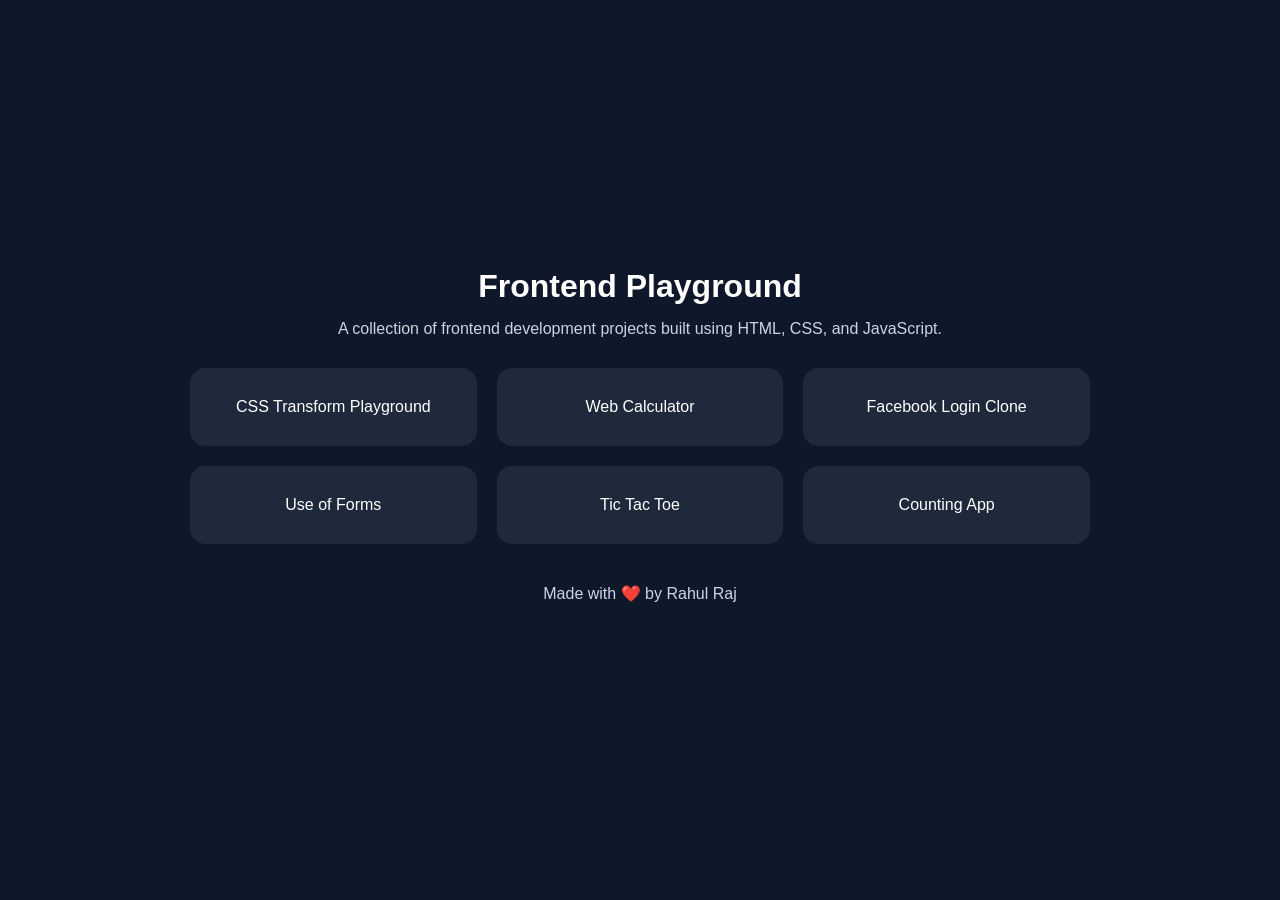
<file: index.html>
<!DOCTYPE html>
<html lang="en">
<head>
    <meta charset="UTF-8">
    <meta name="viewport" content="width=device-width, initial-scale=1.0">
    <meta name="google-site-verification" content="uObg5PGo12tSCiwJR87tyIa9AxQV4UbPxTiJi5tUjHc" />
    <title>Frontend Playground | Rahul Raj</title>

    <meta name="description"
    content="A collection of frontend development projects built using HTML, CSS, and JavaScript by Rahul Raj.">

    <style>
        *{
            margin:0;
            padding:0;
            box-sizing:border-box;
        }

        body{
            min-height:100vh;
            background:#0f172a;
            font-family:Arial,sans-serif;

            display:flex;
            justify-content:center;
            align-items:center;
        }

        .container{
            width:90%;
            max-width:900px;
            text-align:center;
        }

        h1{
            color:white;
            margin-bottom:15px;
        }

        p{
            color:#cbd5e1;
            margin-bottom:30px;
        }

        .projects{
            display:grid;
            grid-template-columns:
            repeat(auto-fit,minmax(250px,1fr));

            gap:20px;
        }

        .card{
            text-decoration:none;
            color:white;

            padding:30px;

            background:#1e293b;

            border-radius:15px;

            transition:.3s;
        }

        .card:hover{
            transform:translateY(-10px);
            background:#334155;
        }

        footer{
            margin-top:40px;
            color:#94a3b8;
        }
    </style>
</head>

<body>

<div class="container">

    <h1>Frontend Playground</h1>

    <p>
        A collection of frontend development projects built using HTML, CSS, and JavaScript.
    </p>

    <div class="projects">

        <a href="CSS Transform Property/" class="card">
            CSS Transform Playground
        </a>

        <a href="calculator/" class="card">
            Web Calculator
        </a>

        <a href="Facebook Login page/" class="card">
            Facebook Login Clone
        </a>

        <a href="Use-of-Forms/" class="card">
            Use of Forms
        </a>

        <a href="tic tac toi/" class="card">
            Tic Tac Toe
        </a>

        <a href="counting app/" class="card">
            Counting App
        </a>

    </div>

    <footer>
        <p>Made with ❤️ by Rahul Raj</p>
    </footer>

</div>

</body>
</html>
</file>
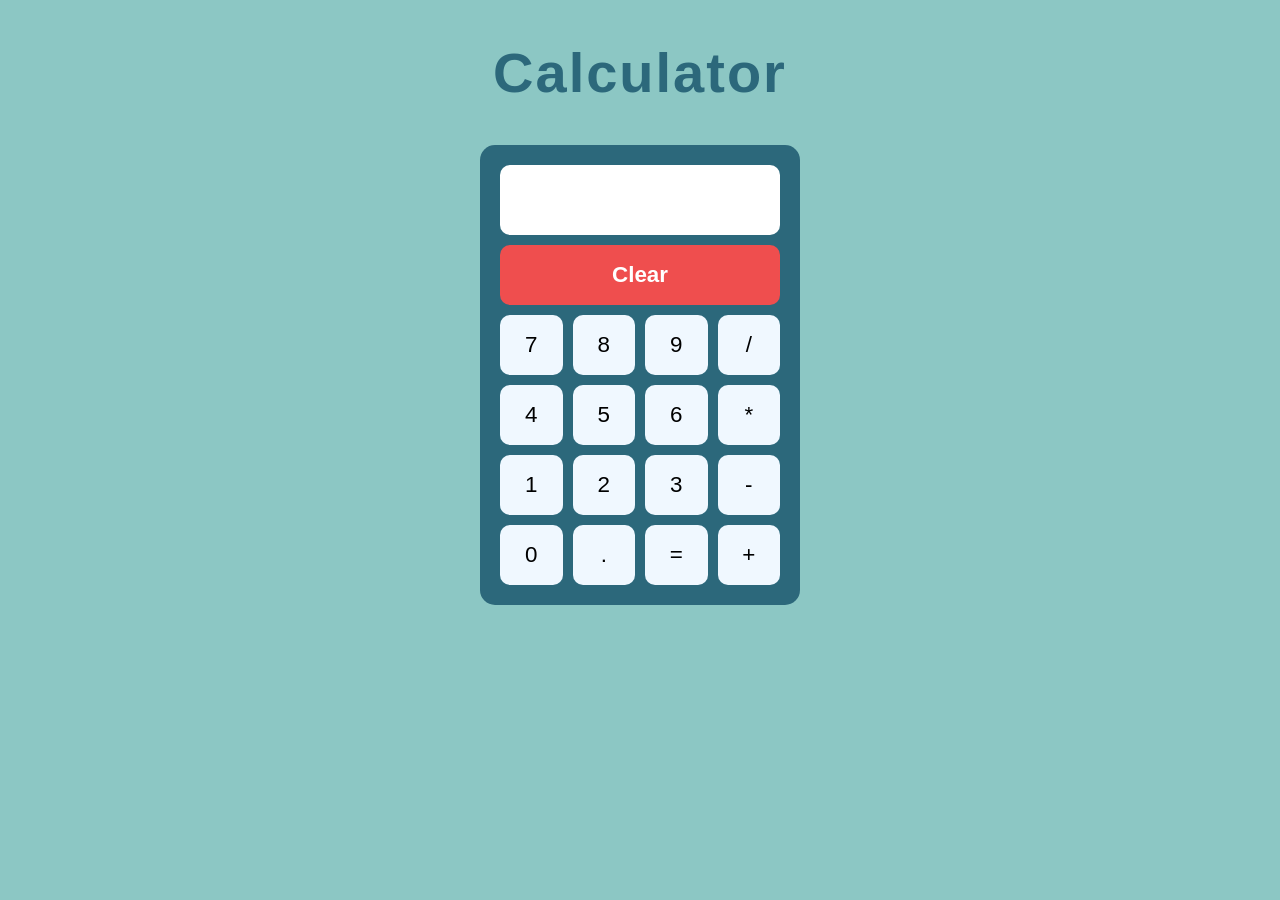
<file: calculator/index.html>
<!DOCTYPE html>
<html lang="en">
<head>
    <meta charset="UTF-8">
    <meta name="viewport" content="width=device-width, initial-scale=1.0">
    <meta name="google-site-verification" content="uObg5PGo12tSCiwJR87tyIa9AxQV4UbPxTiJi5tUjHc" />
    <meta name="description" content="A simple and responsive Calculator built with HTML, CSS, and JavaScript. Perform basic arithmetic operations with a clean and user-friendly interface.">
    <title>Web Calculator | Rahul Raj</title>
    <link rel="stylesheet" href="calculator.css">
</head>

<body>

    <h1>Calculator</h1>

    <div class="cal">

        <!-- Screen -->
        <div id="screen"></div>

        <div class="button clear">Clear</div>

        <!-- Row 1 -->
        <div class="button">7</div>
        <div class="button">8</div>
        <div class="button">9</div>
        <div class="button">/</div>

        <!-- Row 2 -->
        <div class="button">4</div>
        <div class="button">5</div>
        <div class="button">6</div>
        <div class="button">*</div>

        <!-- Row 3 -->
        <div class="button">1</div>
        <div class="button">2</div>
        <div class="button">3</div>
        <div class="button">-</div>

        <!-- Row 4 -->
        <div class="button">0</div>
        <div class="button">.</div>
        <div class="button">=</div>
        <div class="button">+</div>

    </div>

</body>
<script src="calculator.js"></script>
</html>
</file>
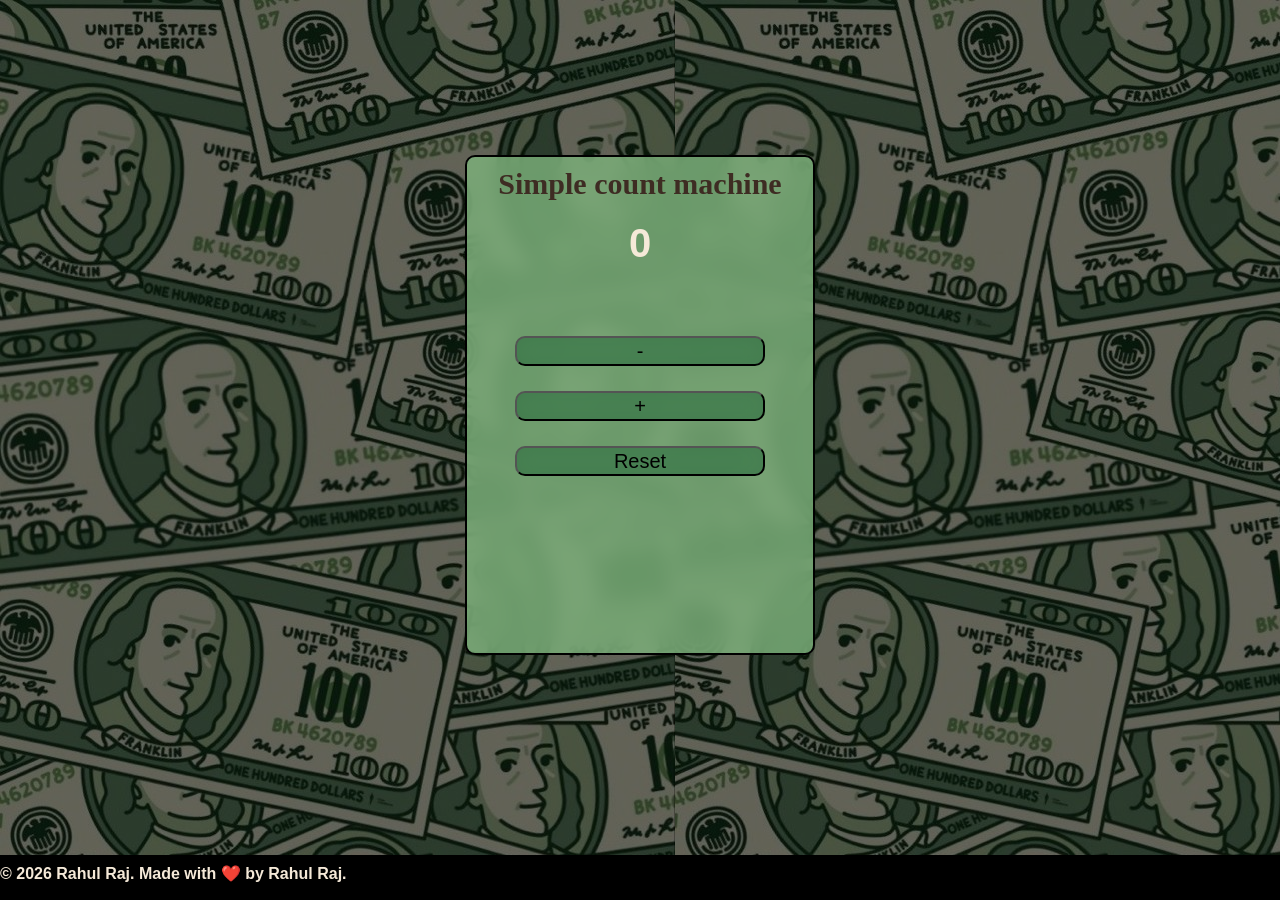
<file: counting app/index.html>
<!DOCTYPE html>
<html lang="en">

<head>
    <meta charset="UTF-8">
    <meta name="google-site-verification" content="uObg5PGo12tSCiwJR87tyIa9AxQV4UbPxTiJi5tUjHc" />
    <meta name="description"
        content="Simple Counter App  A lightweight web application built using HTML, CSS, and JavaScript that allows users to increment, decrement, and reset the counter value.">
    <meta name="viewport" content="width=device-width, initial-scale=1.0">
    <title>Counter | Rahul Raj</title>
    <link rel="stylesheet" href="style.css">
</head>

<body>
    <main>
        <div class="container">
            <h2>Simple count machine</h2>
            <p id="value">
                0
            </p>
            <div>
                <button onclick="decrement()">-</button>
            </div>
            <div>
                <button onclick="increment()">+</button>
            </div>
            <div>
                <button onclick="reset()">Reset</button>
            </div>
        </div>
    </main>
    <footer>
        <footer>
            <p>&copy; 2026 Rahul Raj. Made with ❤️ by Rahul Raj.</p>
        </footer>
    </footer>

    <script src="script.js"></script>
</body>

</html>
</file>
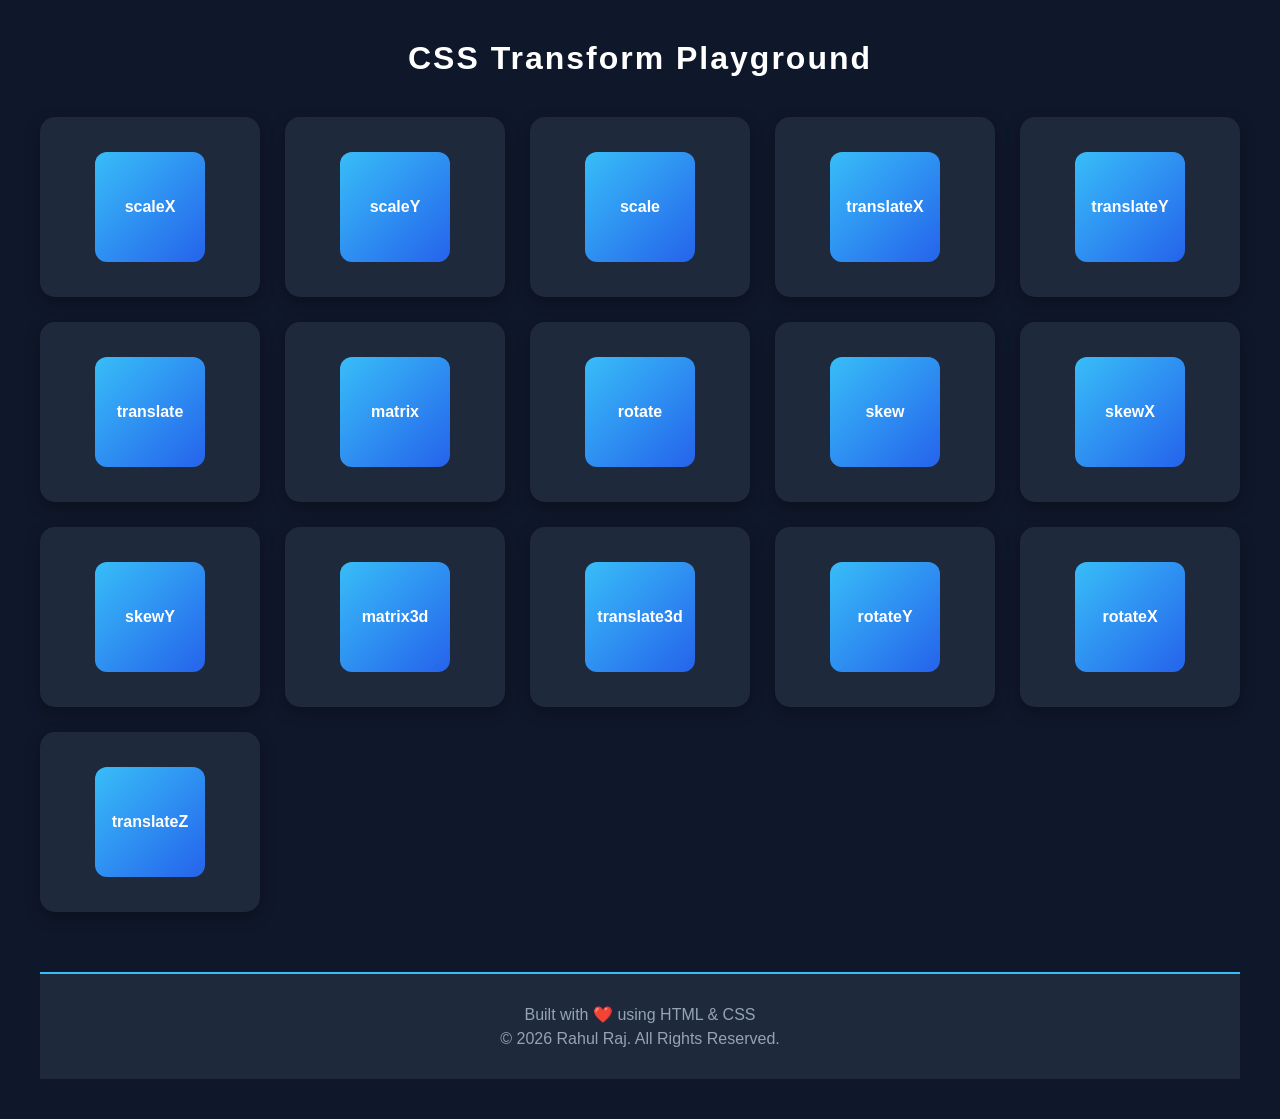
<file: CSS Transform Property/index.html>
<!DOCTYPE html>
<html lang="en">

<head>
  <meta charset="UTF-8">
  <meta name="viewport" content="width=device-width, initial-scale=1.0">
   <meta name="google-site-verification" content="uObg5PGo12tSCiwJR87tyIa9AxQV4UbPxTiJi5tUjHc" />
  <title>CSS Transform Playground | Learn CSS Transform Properties</title>

  <meta name="description"
    content="An interactive showcase of CSS Transform properties including scale, rotate, translate, skew, matrix, and 3D transformations. Built with HTML and CSS for learning and practice.">

  <meta name="keywords"
    content="CSS Transform, CSS3, HTML, Web Development, Scale, Rotate, Translate, Skew, Matrix, 3D Transformations, Frontend Development">

  <meta name="author" content="Rahul Raj">

  <meta property="og:title" content="CSS Transform Playground">
  <meta property="og:description"
    content="Explore and learn CSS Transform properties through interactive examples and animations.">
  <meta property="og:type" content="website">

  <meta name="robots" content="index, follow">
  <link rel="stylesheet" href="style.css">
</head>

<body>

  <header>
    <h1>CSS Transform Playground</h1>
  </header>
  <main>
    <div class="container">

      <div class="card">
        <div class="box scaleX">scaleX</div>
      </div>
      <div class="card">
        <div class="box scaleY">scaleY</div>
      </div>
      <div class="card">
        <div class="box scale">scale</div>
      </div>
      <div class="card">
        <div class="box translateX">translateX</div>
      </div>
      <div class="card">
        <div class="box translateY">translateY</div>
      </div>
      <div class="card">
        <div class="box translate">translate</div>
      </div>
      <div class="card">
        <div class="box matrix">matrix</div>
      </div>
      <div class="card">
        <div class="box rotate">rotate</div>
      </div>
      <div class="card">
        <div class="box skew">skew</div>
      </div>
      <div class="card">
        <div class="box skewX">skewX</div>
      </div>
      <div class="card">
        <div class="box skewY">skewY</div>
      </div>
      <div class="card">
        <div class="box matrix3d">matrix3d</div>
      </div>
      <div class="card">
        <div class="box translate3d">translate3d</div>
      </div>
      <div class="card">
        <div class="box rotateY">rotateY</div>
      </div>
      <div class="card">
        <div class="box rotateX">rotateX</div>
      </div>
      <div class="card">
        <div class="box translateZ">translateZ</div>
      </div>

    </div>
  </main>
  <footer>
    <p>Built with ❤️ using HTML & CSS</p>
    <p>© 2026 Rahul Raj. All Rights Reserved.</p>
  </footer>
</body>

</html>
</file>
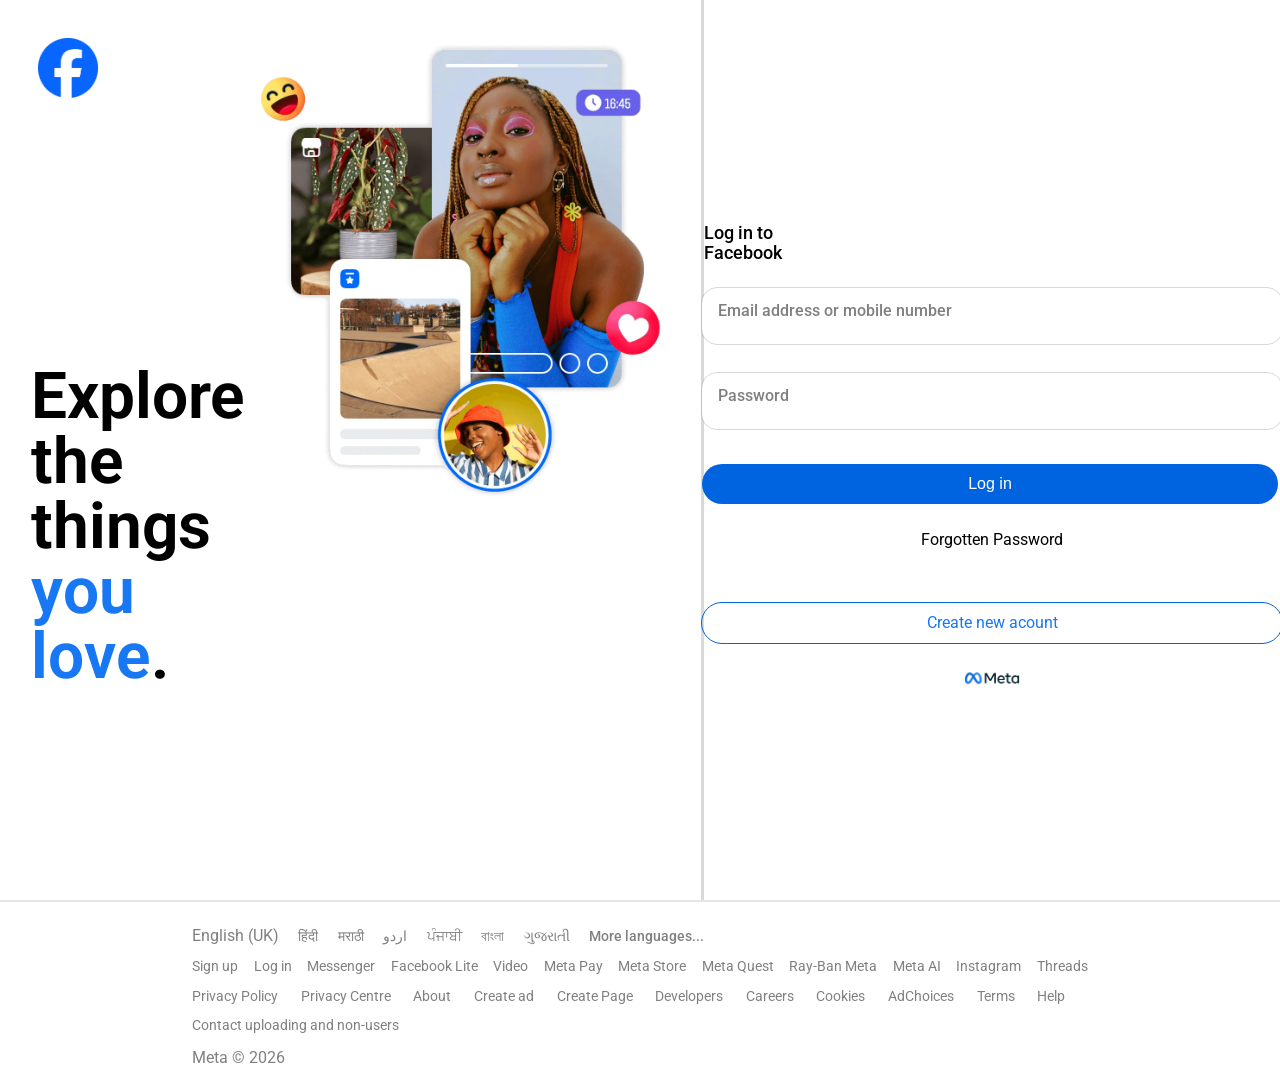
<file: Facebook Login page/index.html>
<!DOCTYPE html>
<html lang="en">

<head>
    <meta charset="UTF-8">
    <meta name="viewport" content="width=device-width, initial-scale=1.0">
    <meta name="google-site-verification" content="uObg5PGo12tSCiwJR87tyIa9AxQV4UbPxTiJi5tUjHc" />
    <title>Facebook Login Clone | Rahul Raj</title>

<meta name="description" content="A Facebook Login Page Clone built with HTML and CSS. This project recreates the design of Facebook's login interface for learning and practice purposes.">
    <title>Facebook</title>
    <link rel="shortcut icon" href="images/logo.png" type="image/x-icon">
    <link rel="stylesheet" href="style.css">
    <link rel="preconnect" href="https://fonts.googleapis.com">
    <link rel="preconnect" href="https://fonts.gstatic.com" crossorigin>
    <link href="https://fonts.googleapis.com/css2?family=Roboto:ital,wght@0,100..900;1,100..900&display=swap"
        rel="stylesheet">
</head>

<body>
    <div class="wraper">
        <div class="box1">
            <img src="images/logo.png" alt="Facebook logo" width="60px">
            <p>Explore <br> the<br> things<br> <span class="ncolor">you love</span>.</p>
        </div>
        <div class="box2">
            <img src="images/image.png" alt="">
        </div>
        <div class="box3">
            <p>Log in to Facebook</p>
            <form action="thanks/index.html">
                <div>
                    <input id="num" required><br>
                    <label for="num">Email address or mobile number</label><br>
                </div>
                <div>
                    <input type="password" id="pass" required><br>
                    <label for="pass">Password</label><br>
                </div>
                <div>
                    <button>Log in</button><br>
                </div>
            </form>

            <a href="forgot/index.html">Forgotten Password</a><br>
            <a class="signup" href="new account/index.html" style="color: #1877F2;">Create new acount</a><br>
            <img src="images/Meta-Logo.png" alt="" width="10%">
        </div>
    </div>
    <hr>
    <div class="lower">
        <div class="part1">
            <p>English (UK)</p>
            <a href="#">हिंदी</a>
            <a href="#">मराठी</a>
            <a href="#">اردو</a>
            <a href="#">ਪੰਜਾਬੀ</a>
            <a href="#">বাংলা</a>
            <a href="#">ગુજરાતી</a>
            <a href="#">More languages...</a>
        </div>
    <div class="part2">
        <div> <a href="#">Sign up</a>
            <a href="#">Log in</a>
            <a href="#">Messenger</a>
            <a href="#">Facebook Lite</a>
            <a href="#">Video</a>
            <a href="#">Meta Pay</a>
            <a href="#">Meta Store</a>
            <a href="#">Meta Quest</a>
            <a href="#">Ray-Ban Meta</a>
            <a href="#">Meta AI</a>
            <a href="#">Instagram</a>
            <a href="#">Threads</a>
        </div>
        <div>
            <a href="#">Privacy Policy</a>
            <a href="#">Privacy Centre</a>
            <a href="#">About</a>
            <a href="#">Create ad</a>
            <a href="#">Create Page</a>
            <a href="#">Developers</a>
            <a href="#">Careers</a>
            <a href="#">Cookies</a>
            <a href="#">AdChoices</a>
            <a href="#">Terms</a>
            <a href="#">Help</a><br>
        </div>
        <div>
            <a href="#">Contact uploading and non-users</a>
        </div>
        <p>Meta &copy; 2026</p>
    </div>
</body>

</html>
</file>
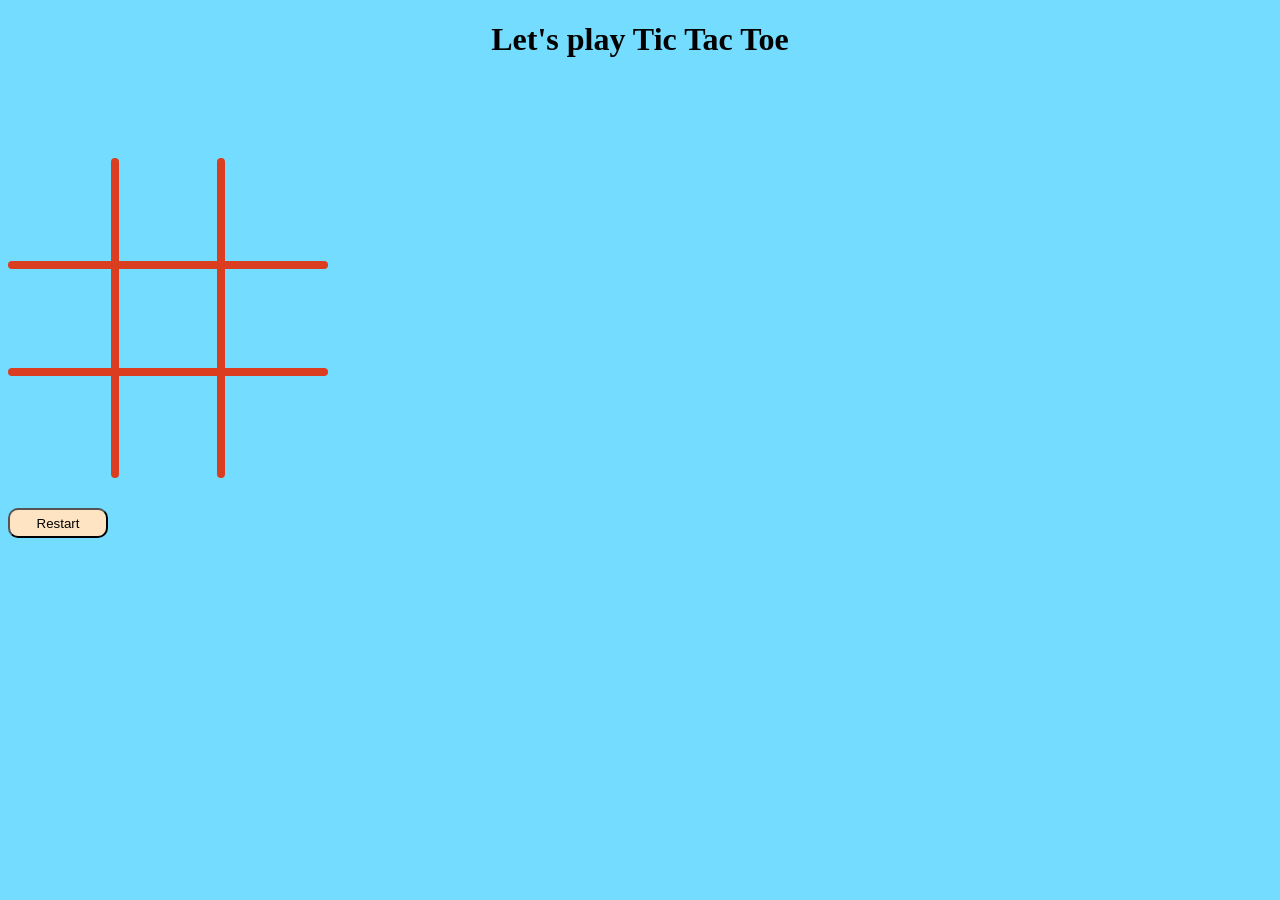
<file: tic tac toi/index.html>
<!DOCTYPE html>
<html lang="en">

<head>
    <meta charset="UTF-8">
    <meta name="google-site-verification" content="uObg5PGo12tSCiwJR87tyIa9AxQV4UbPxTiJi5tUjHc" />
    <meta name="description" content="Classic Tic Tac Toe game made using HTML, CSS, and JavaScript.">
    <title>Tic Tac Toe | Rahul Raj</title>
    <link rel="stylesheet" href="style.css">
</head>

<body>
    <h1 class="heading">Let's play Tic Tac Toe</h1>
    <div class="layout">
        <div id="hl1"></div>
        <div id="hl2"></div>
        <div id="vl1"></div>
        <div id="vl2"></div>
    </div>
    <div class="reset">
        <button>Restart</button>
    </div>
</body>
<script src="script.js"></script>

</html>
</file>
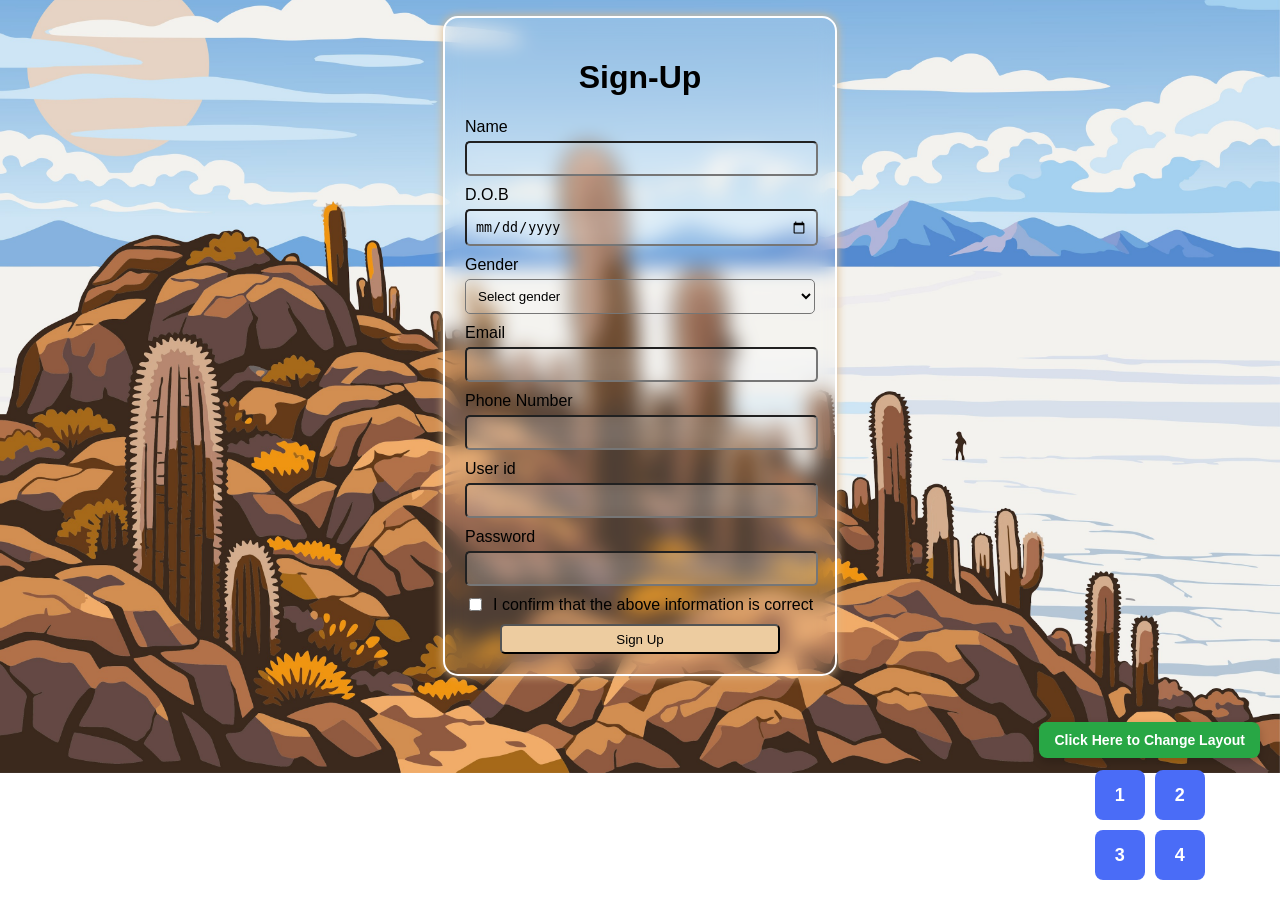
<file: Use-of-Forms/index.html>
<!DOCTYPE html>
<html lang="en">

<head>
    <meta charset="UTF-8">
    <meta name="viewport" content="width=device-width, initial-scale=1.0">
    <title>Sign-up</title>
    <link rel="stylesheet" href="stye.css">
</head>

<body>
    <div class="fill">
        <h1>Sign-Up</h1>
        <form action="">
            <div>
                <label for="name">Name</label>
                <input type="text" id="name" name="name" required>
            </div>

            <div>
                <label for="dob">D.O.B</label>
                <input type="date" id="dob" name="dob" required>
            </div>

            <div>
                <label for="gender">Gender</label>
                <select id="gender" name="gender" required>
                    <option value="" disabled selected>Select gender</option>
                    <option>Male</option>
                    <option>Female</option>
                    <option>Other</option>
                </select>
            </div>

            <div>
                <label for="email">Email</label>
                <input type="email" id="email" name="email" required>
            </div>

            <div>
                <label for="phone">Phone Number</label>
                <input type="tel" id="phone" name="phone" required>
            </div>

            <div>
                <label for="user">User id</label>
                <input type="text" id="user" name="user" required>
            </div>

            <div>
                <label for="password">Password</label>
                <input type="password" id="password" name="password" required>
            </div>
            <div class="check">
                <input type="checkbox" id="info">
                <label for="info">I confirm that the above information is correct</label>
            </div>

            <button type="submit">Sign Up</button>
        </form>
    </div>
    <div class="layout-box">
    <a href="layout.html" class="layout-btn">
        Click Here to Change Layout
    </a>

    <div class="page-nav">
        <a href="index.html">1</a>
        <a href="2.html">2</a>
        <a href="login.html">3</a>
        <a href="4.html">4</a>
    </div>
</div>
</body>

</html>
</file>
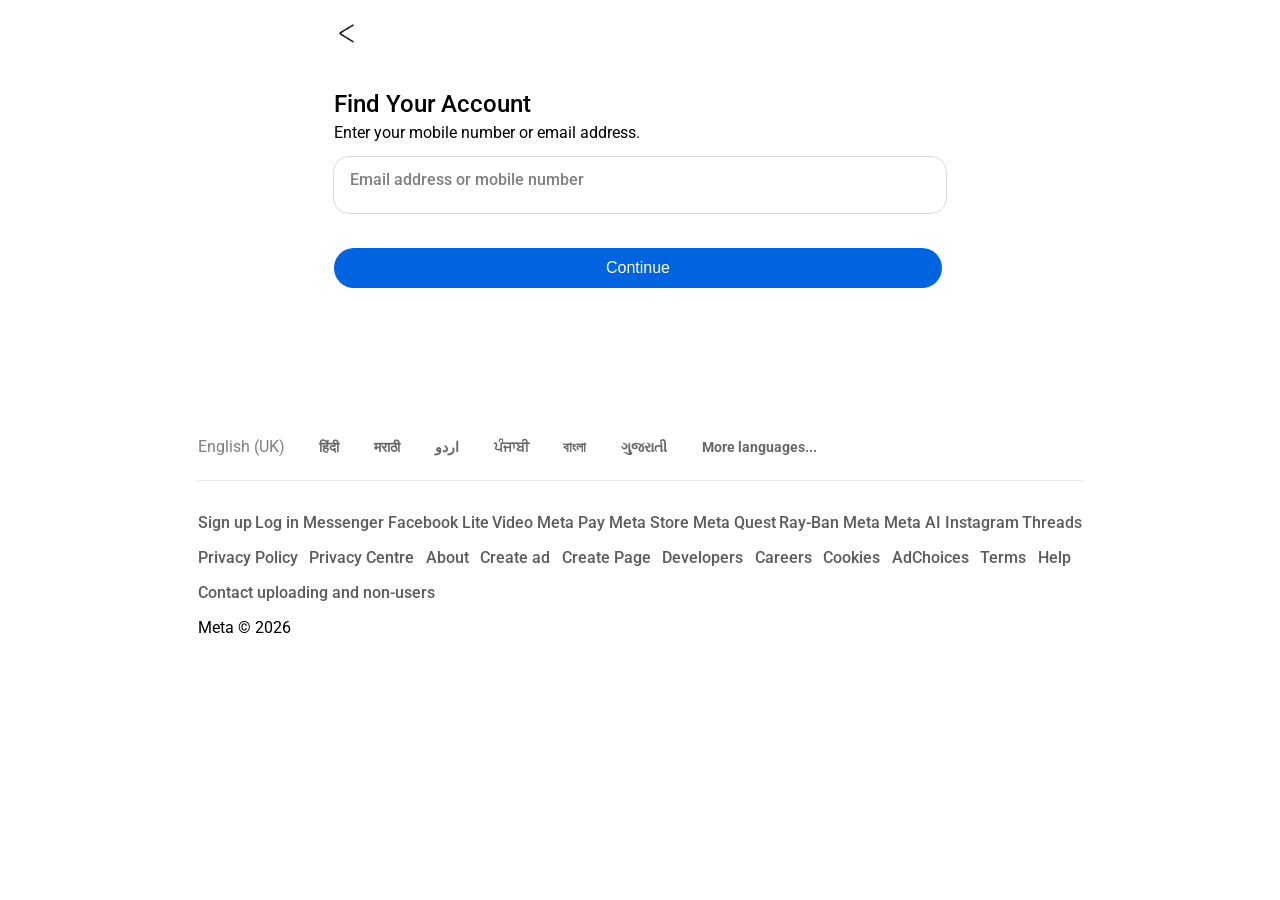
<file: Facebook Login page/forgot/index.html>
<!DOCTYPE html>
<html lang="en">

<head>
    <meta charset="UTF-8">
    <meta name="viewport" content="width=device-width, initial-scale=1.0">
    <title>Facebook</title>
    <link rel="shortcut icon" href="../images/logo.png" type="image/x-icon">
    <link rel="stylesheet" href="style.css">
    <link rel="preconnect" href="https://fonts.googleapis.com">
    <link rel="preconnect" href="https://fonts.gstatic.com" crossorigin>
    <link href="https://fonts.googleapis.com/css2?family=Roboto:ital,wght@0,100..900;1,100..900&display=swap"
        rel="stylesheet">
</head>

<body>
    <div class="upper">
        <a href="../index.html"><img src="../images/less-than-symbol.png"
                alt="" height="7%"></a>
        <h2>
            Find Your Account
        </h2>
        <p>Enter your mobile number or email address.</p>
        <form action="../thanks/index.html">
            <div>
                <input id="num" required><br>
                <label for="num">Email address or mobile number</label><br>
            </div>
            <div>
                <button>Continue</button><br>
            </div>
        </form>
    </div>
    <div class="lower">
        <div class="part1">
            <p>English (UK)</p>
            <a href="#">हिंदी</a>
            <a href="#">मराठी</a>
            <a href="#">اردو</a>
            <a href="#">ਪੰਜਾਬੀ</a>
            <a href="#">বাংলা</a>
            <a href="#">ગુજરાતી</a>
            <a href="#">More languages...</a>
        </div>
        <hr>
        <div class="part2">
            <div> <a href="#">Sign up</a>
                <a href="#">Log in</a>
                <a href="#">Messenger</a>
                <a href="#">Facebook Lite</a>
                <a href="#">Video</a>
                <a href="#">Meta Pay</a>
                <a href="#">Meta Store</a>
                <a href="#">Meta Quest</a>
                <a href="#">Ray-Ban Meta</a>
                <a href="#">Meta AI</a>
                <a href="#">Instagram</a>
                <a href="#">Threads</a>
            </div>
            <div>
                <a href="#">Privacy Policy</a>
                <a href="#">Privacy Centre</a>
                <a href="#">About</a>
                <a href="#">Create ad</a>
                <a href="#">Create Page</a>
                <a href="#">Developers</a>
                <a href="#">Careers</a>
                <a href="#">Cookies</a>
                <a href="#">AdChoices</a>
                <a href="#">Terms</a>
                <a href="#">Help</a><br>
            </div>
            <div>
                <a href="#">Contact uploading and non-users</a>
            </div>
        </div>
        <p>Meta &copy; 2026</p>
    </div>
</body>

</html>
</file>
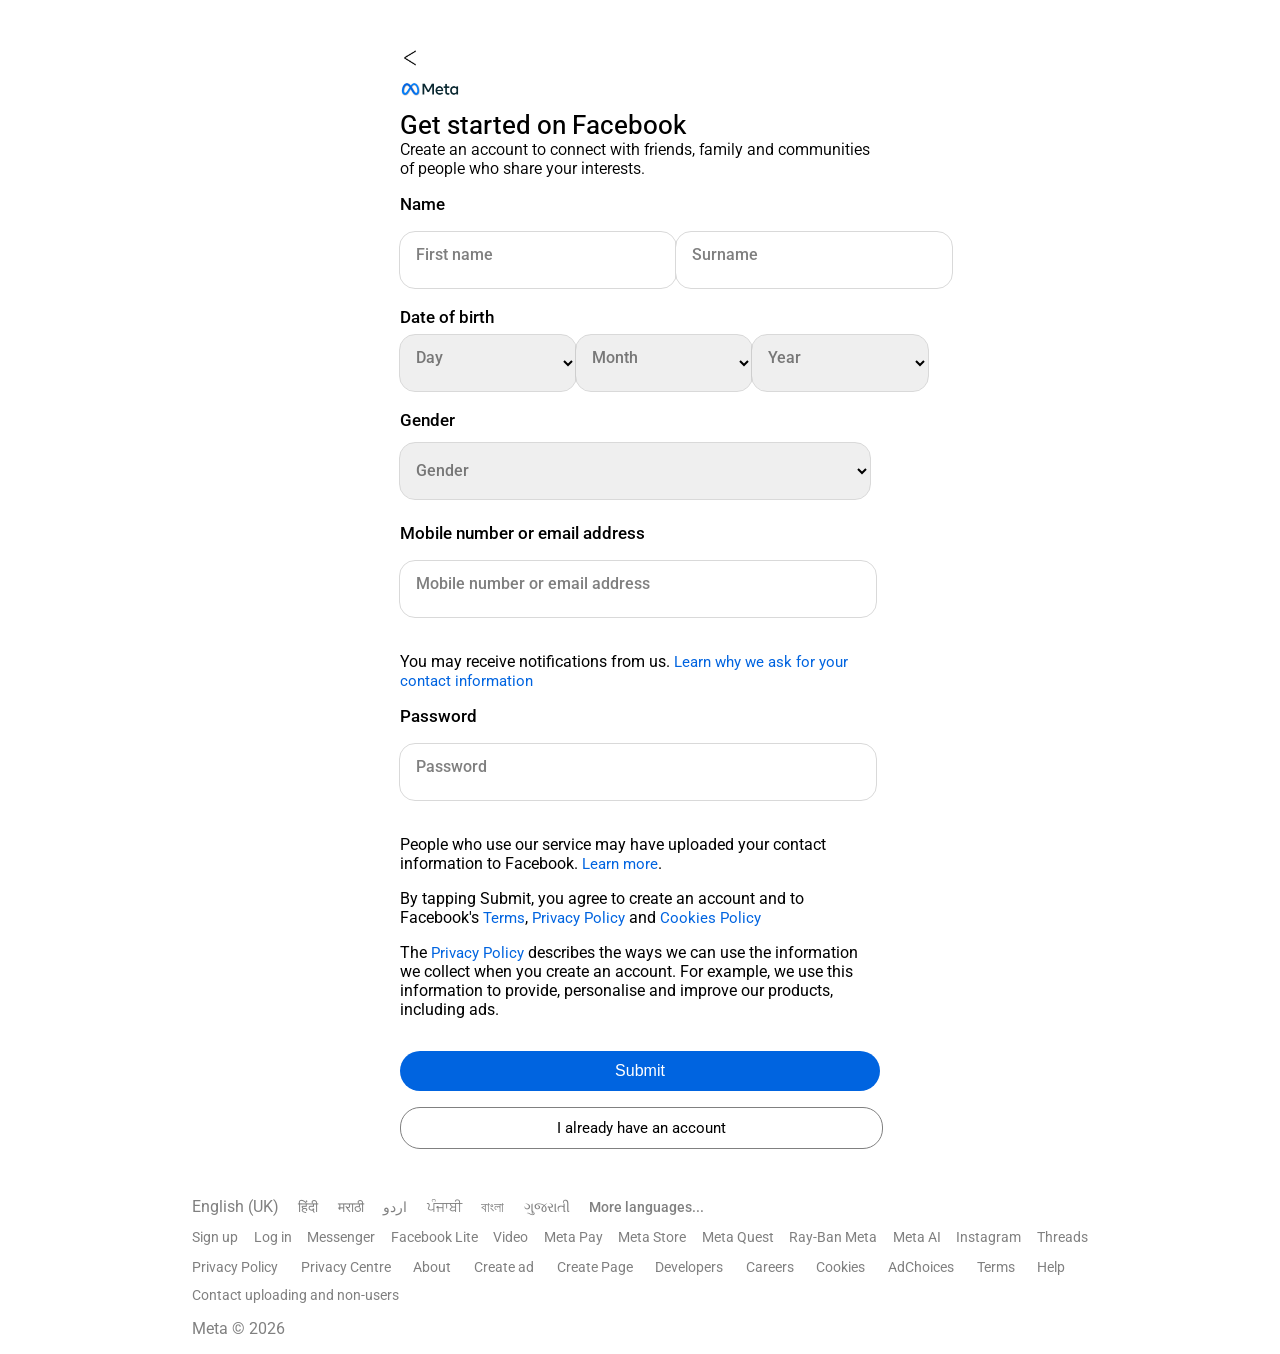
<file: Facebook Login page/new account/index.html>
<!DOCTYPE html>
<html lang="en">

<head>
    <meta charset="UTF-8">
    <meta name="viewport" content="width=device-width, initial-scale=1.0">
    <title>Facebook</title>
    <link rel="shortcut icon" href="../images/logo.png" type="image/x-icon">
    <link rel="stylesheet" href="style.css">
    <link rel="preconnect" href="https://fonts.googleapis.com">
    <link rel="preconnect" href="https://fonts.gstatic.com" crossorigin>
    <link href="https://fonts.googleapis.com/css2?family=Roboto:ital,wght@0,100..900;1,100..900&display=swap"
        rel="stylesheet">
</head>

<body>
    <div class="container">
        <div class="pic">
            <a href="../index.html"><img src="../images/less-than-symbol.png"
                    alt="" width="20px"></a><br>
            <img src="../images/Meta-Logo.png" alt="" width="60px">
        </div>
        <div class="top">
            <h1>
                Get started on Facebook
            </h1>
            <p> Create an account to connect with friends, family and communities
                of people who share your interests.</p>
        </div>
        <form action="../thanks/index.html">
        <h3>Name</h3>
        <div class="name">
            
            <div class="first">
                <input type="text" id="First name" required><br>
                <label for="First name">First name</label>
            </div>
            <div class="last">
                <input type="text" id="Surname" required><br>
                <label for="Surname">Surname</label>
            </div>
        </div>
        <h3>Date of birth</h3>
        <div class="age">
            <div>
                <select required class="drop" id="day">
                    <option value="" selected disabled hidden></option>
                </select>
                <label for="day">Day</label>
            </div>
            <div>
                <select required class="drop" id="month">
                    <option value="" selected disabled hidden></option>
                </select>
                <label for="month">Month</label>
            </div>
            <div>
                <select required class="drop" id="year">
                    <option value="" selected disabled hidden></option>
                </select>
                <label for="year">Year</label>
            </div>
        </div>
        <h3>Gender</h3>
        <div class="gender">
            <select required>
                <option value="" selected disabled hidden></option>
                <option value="">Female</option>
                <option value="">Male</option>
                <option value="">Custom</option>
            </select><br>
            <label class="label">Gender</label>
        </div>
        <h3>Mobile number or email address</h3>
        <div class="phone">
            <input id="mob" type="tel" required><br>
            <label for="mob">Mobile number or email address</label>
        </div>
        <p>You may receive notifications from us. <a href="">Learn why we ask for your contact information</a></p>
        <h3>Password</h3>
        <div class="phone">
            <input id="password" type="password" required><br>
            <label for="password">Password</label>
        </div>
        <p>People who use our service may have uploaded your contact information to Facebook. <a href="">Learn more</a>.
        </p>
        <p>By tapping Submit, you agree to create an account and to Facebook's <a href="">Terms</a>, <a href="">Privacy
                Policy</a> and <a href="">Cookies Policy</a></p>
        <p>The <a href="">Privacy Policy</a> describes the ways we can use the information we collect when you create an
            account. For example, we use this information to provide, personalise and improve our products, including
            ads.</p>
        <button> Submit</button>
        <div class="log">
            <a href="../index.html">I already have an account </a>
        </div>
    </div>
    </form>
    <div class="lower">
        <div class="part1">
            <p>English (UK)</p>
            <a href="#">हिंदी</a>
            <a href="#">मराठी</a>
            <a href="#">اردو</a>
            <a href="#">ਪੰਜਾਬੀ</a>
            <a href="#">বাংলা</a>
            <a href="#">ગુજરાતી</a>
            <a href="#">More languages...</a>
        </div>
    <div class="part2">
        <div> <a href="#">Sign up</a>
            <a href="#">Log in</a>
            <a href="#">Messenger</a>
            <a href="#">Facebook Lite</a>
            <a href="#">Video</a>
            <a href="#">Meta Pay</a>
            <a href="#">Meta Store</a>
            <a href="#">Meta Quest</a>
            <a href="#">Ray-Ban Meta</a>
            <a href="#">Meta AI</a>
            <a href="#">Instagram</a>
            <a href="#">Threads</a>
        </div>
        <div>
            <a href="#">Privacy Policy</a>
            <a href="#">Privacy Centre</a>
            <a href="#">About</a>
            <a href="#">Create ad</a>
            <a href="#">Create Page</a>
            <a href="#">Developers</a>
            <a href="#">Careers</a>
            <a href="#">Cookies</a>
            <a href="#">AdChoices</a>
            <a href="#">Terms</a>
            <a href="#">Help</a><br>
        </div>
        <div>
            <a href="#">Contact uploading and non-users</a>
        </div>
        <p>Meta &copy; 2026</p>
    </div>
    <script src="script.js"></script>
</body>

</html>
</file>
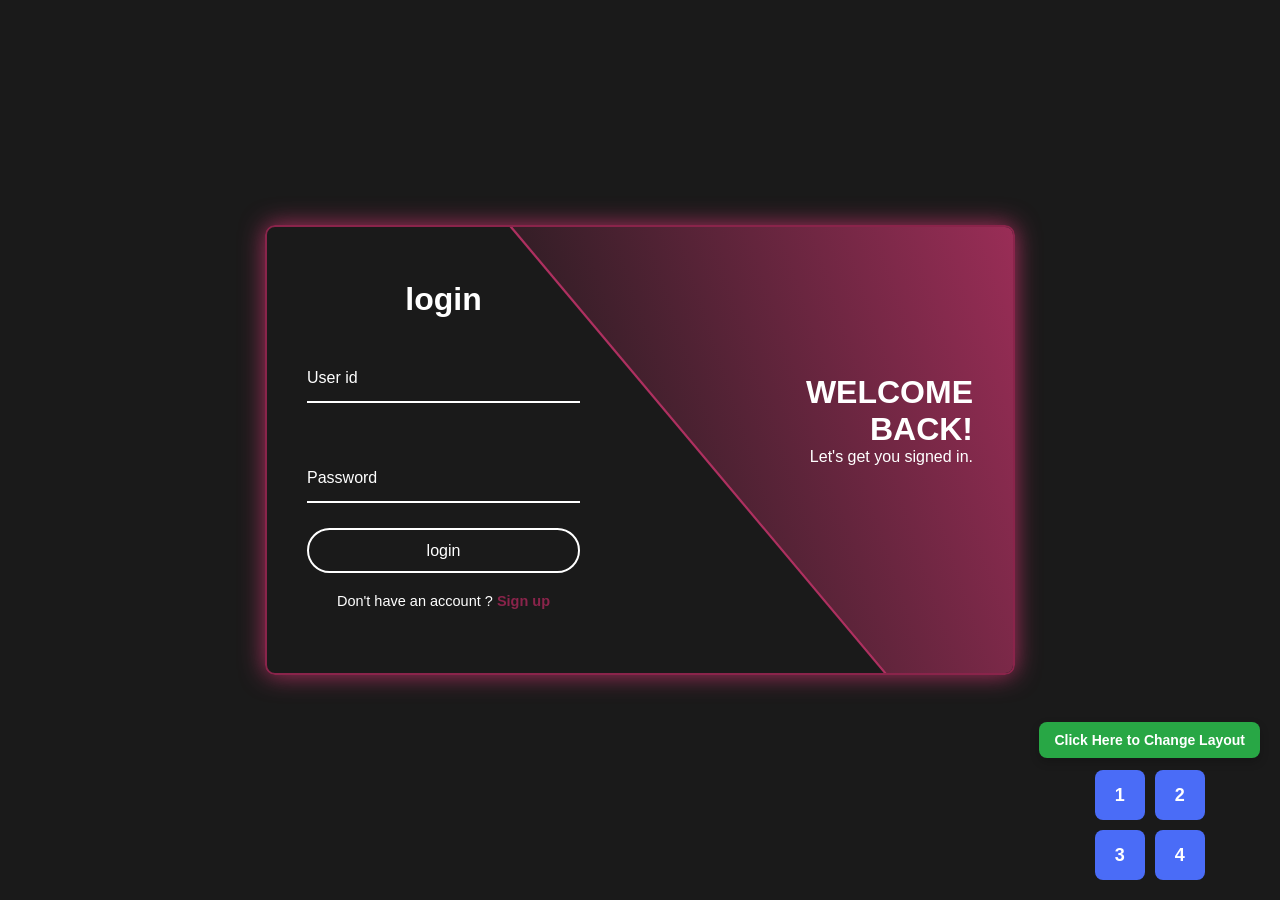
<file: Use-of-Forms/2.html>
<!DOCTYPE html>
<html lang="en">

<head>
    <meta charset="UTF-8">
    <meta name="viewport" content="width=device-width, initial-scale=1.0">
    <title>login page</title>
    <link rel="stylesheet" href="2.css">
</head>

<body>
    <div class="box">
        <span class="animate"></span>
        <div class="formbox">
            <h2>login</h2>
            <form action="">
                <div class="ip">
                    <input type="text" id="id" required>
                    <label for="id">User id</label>
                </div>
                <div class="ip">
                     <input type="password" id="key" required>
                     <label for="key">Password</label>
                </div>
                <div>
                    <button type="submit" class="btn">login</button>
                </div>
                <div class="signup">
                    <p>Don't have an account ? <a class="slide" href="#">Sign up</a></p>
                </div>
            </form>
        </div>
        <div class="info">
            <h2>Welcome Back!</h2>
            <p>Let's get you signed in.</p>
        </div>
    </div>
    <div class="layout-box">
    <a href="layout.html" class="layout-btn">
        Click Here to Change Layout
    </a>

    <div class="page-nav">
        <a href="index.html">1</a>
        <a href="2.html">2</a>
        <a href="login.html">3</a>
        <a href="4.html">4</a>
    </div>
</div>
    <script src="2.js"></script>
</body>
</html>
</file>
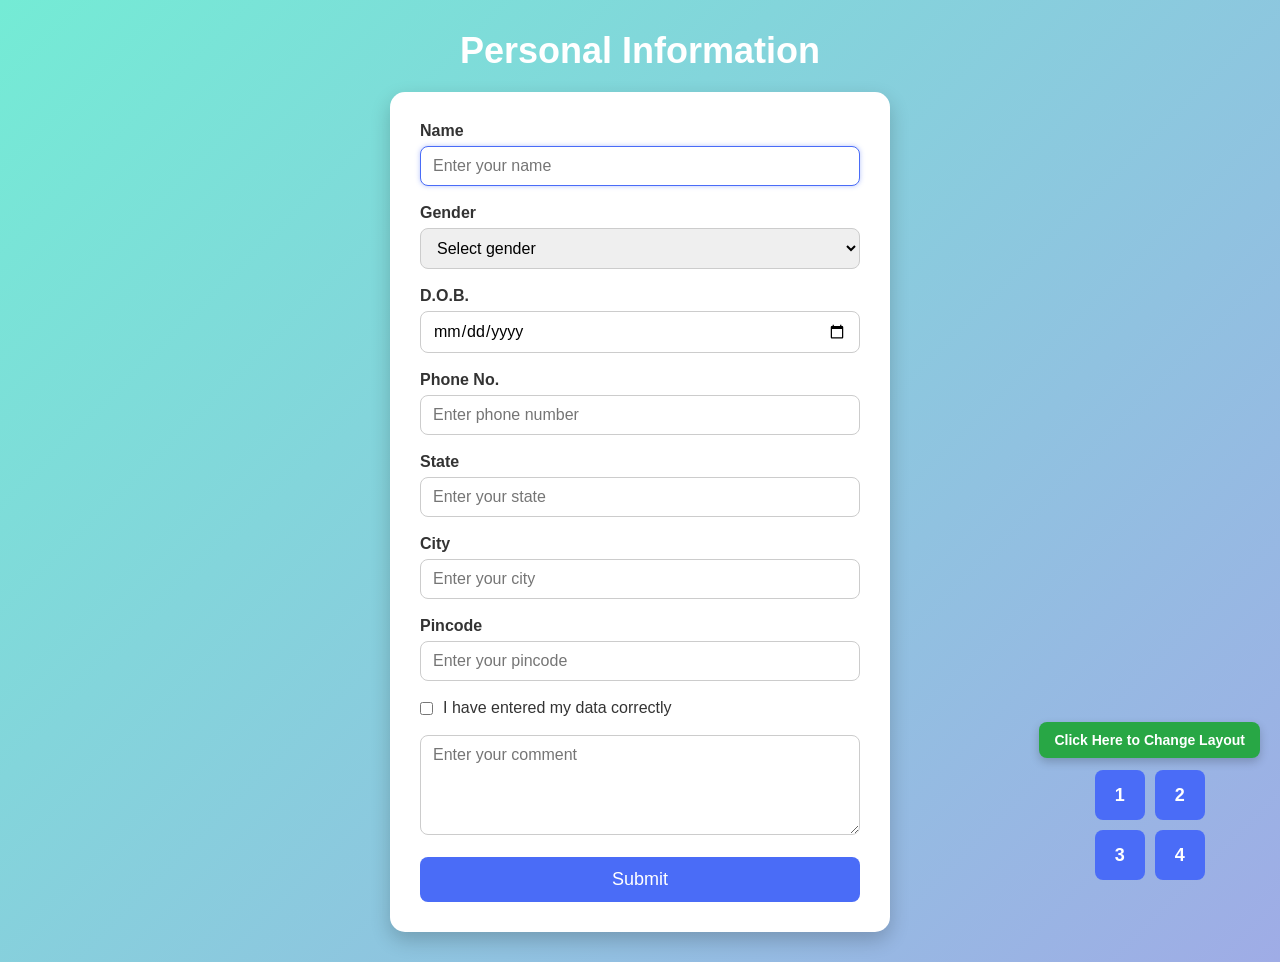
<file: Use-of-Forms/4.html>
<!DOCTYPE html>
<html lang="en">
<head>
    <meta charset="UTF-8">
    <meta name="viewport" content="width=device-width, initial-scale=1.0">
    <title>Personal Information</title>
    <link rel="stylesheet" href="4.css">
</head>

<body>
    <h1>Personal Information</h1>

    <div class="fill">
        <form>

            <div>
                <label for="name">Name</label>
                <input type="text" id="name" placeholder="Enter your name" autofocus required>
            </div>

            <div>
                <label for="gender">Gender</label>
                <select id="gender" required>
                    <option value="" disabled selected>Select gender</option>
                    <option>Male</option>
                    <option>Female</option>
                    <option>Other</option>
                </select>
            </div>

            <div>
                <label for="dob">D.O.B.</label>
                <input type="date" id="dob" required>
            </div>

            <div>
                <label for="phone">Phone No.</label>
                <input type="tel" id="phone" placeholder="Enter phone number" required>
            </div>

            <div>
                <label for="state">State</label>
                <input type="text" placeholder="Enter your state" required>
            </div>

            <div>
                <label for="city">City</label>
                <input type="text" id="city" placeholder="Enter your city" required>
            </div>

            <div>
                <label for="pincode">Pincode</label>
                <input type="number" id="pincode" required placeholder="Enter your pincode">
            </div>

            <div class="checkbox-group">
                <input id="check" type="checkbox" required>
                <label for="check">I have entered my data correctly</label>
            </div>

            <div>
                <textarea id="textarea" placeholder="Enter your comment"></textarea>
            </div>

            <button type="submit">Submit</button>

        </form>
    </div>
    <div class="layout-box">
    <a href="layout.html" class="layout-btn">
        Click Here to Change Layout
    </a>

    <div class="page-nav">
       <a href="index.html">1</a>
        <a href="2.html">2</a>
        <a href="login.html">3</a>
        <a href="4.html">4</a>
    </div>
</div>
</body>
</html>
</file>
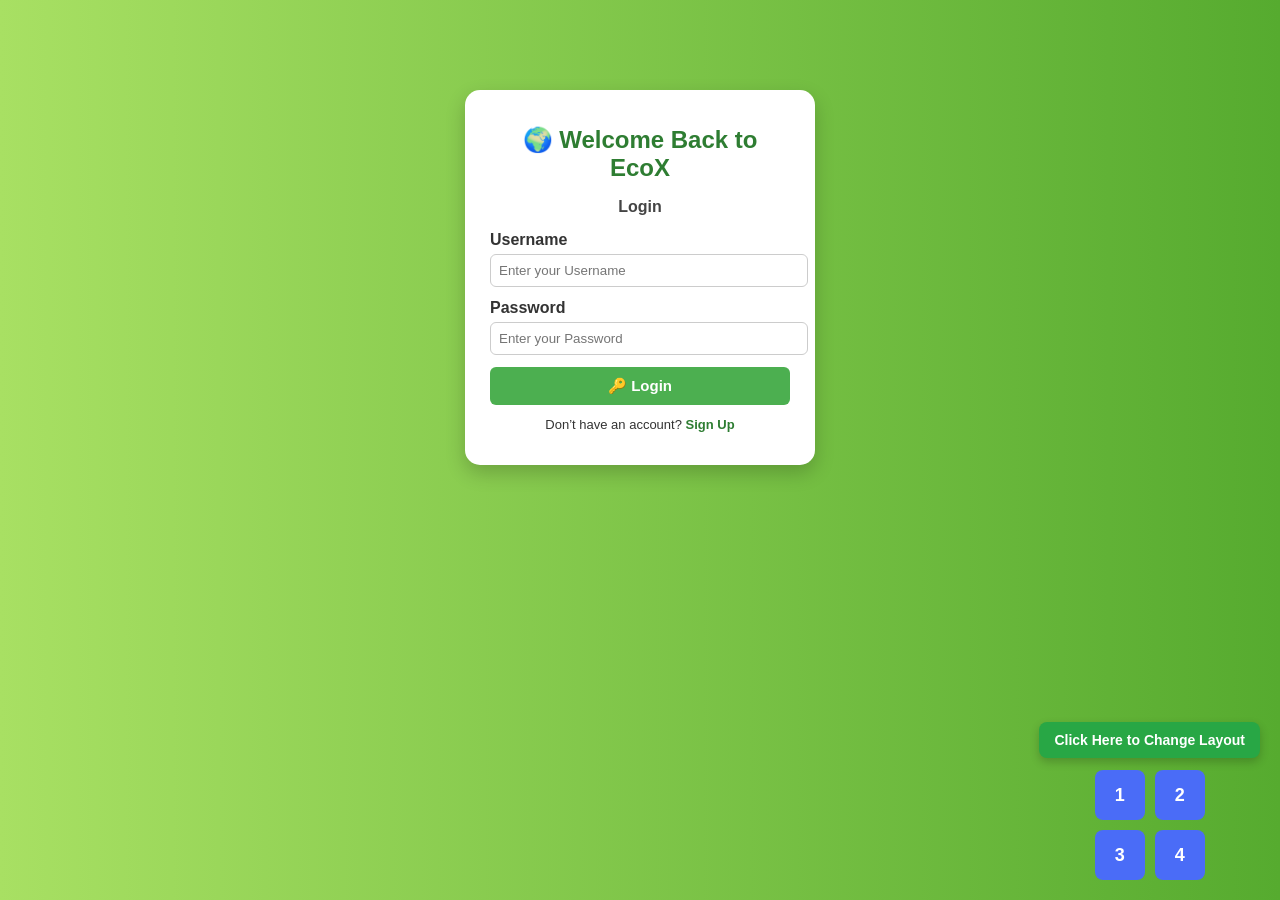
<file: Use-of-Forms/login.html>
<!DOCTYPE html>
<html lang="en">
<head>
  <meta charset="UTF-8">
  <meta name="viewport" content="width=device-width, initial-scale=1.0">
  <title>EcoX - Login</title>
  <link rel="stylesheet" href="login.css">
</head>
<body>
  <div class="container">
    <h1>🌍 Welcome Back to EcoX</h1>
    <h3>Login</h3>

    <form action="explore.html" method="post">
      <div>
        <label for="username">Username</label>
        <input type="text" id="username" name="username" placeholder="Enter your Username" required>
      </div>

      <div>
        <label for="password">Password</label>
        <input type="password" id="password" name="password" placeholder="Enter your Password" required>
      </div>

      <button type="submit">🔑 Login</button>
    </form>

    <p class="signup-link">
      Don’t have an account? <a href="signup.html" >Sign Up</a>
    </p>
  </div>
<div class="layout-box">
    <a href="layout.html" class="layout-btn">
        Click Here to Change Layout
    </a>

    <div class="page-nav">
       <a href="index.html">1</a>
        <a href="2.html">2</a>
        <a href="login.html">3</a>
        <a href="4.html">4</a>
    </div>
</div>
  <script>
    alert("Welcome back! Please login to EcoX 🌿");
  </script>
</body>
</html>
</file>
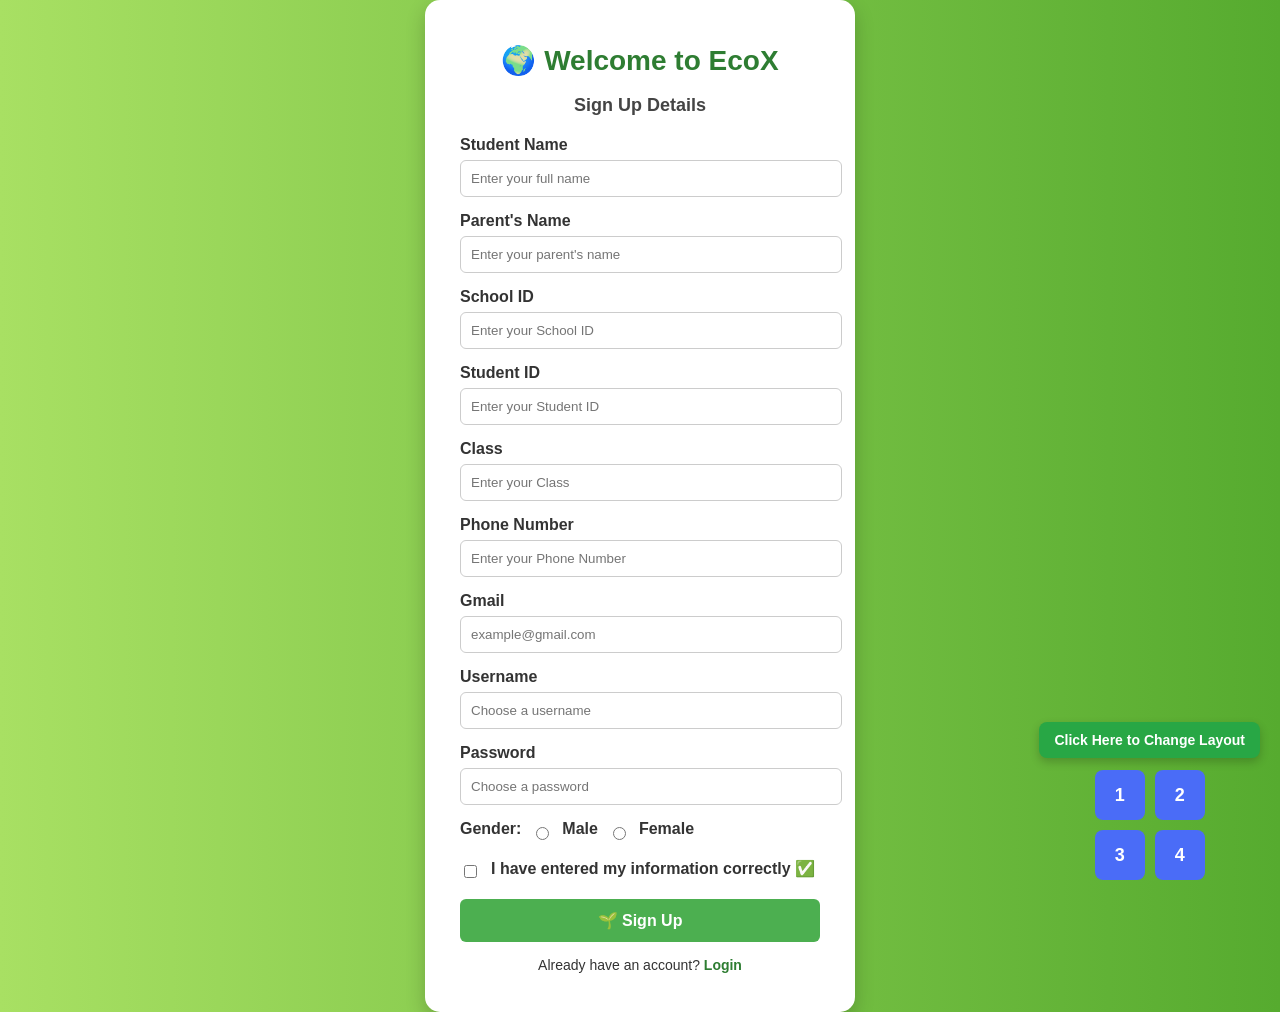
<file: Use-of-Forms/signUp.html>
<!DOCTYPE html>
<html lang="en">
<head>
  <meta charset="UTF-8">
  <meta name="viewport" content="width=device-width, initial-scale=1.0">
  <title>EcoX - Sign Up</title>
  <link rel="stylesheet" href="signUp.css">
</head>
<body>
  <div class="container">
    <h1>🌍 Welcome to EcoX</h1>
    <h3>Sign Up Details</h3>

    <form action="explore.html" method="post"> 
      <div>
        <label for="studentName">Student Name</label>
        <input type="text" id="studentName" name="studentName" placeholder="Enter your full name" required>
      </div>

      <div>
        <label for="parentName">Parent's Name</label>
        <input type="text" id="parentName" name="parentName" placeholder="Enter your parent's name" required>
      </div>

      <div>
        <label for="schoolId">School ID</label>
        <input type="text" id="schoolId" name="schoolId" placeholder="Enter your School ID" required>
      </div>

      <div>
        <label for="studentId">Student ID</label>
        <input type="text" id="studentId" name="studentId" placeholder="Enter your Student ID" required>
      </div>

      <div>
        <label for="class">Class</label>
        <input type="text" id="class" name="class" placeholder="Enter your Class" required>
      </div>

      <div>
        <label for="phone">Phone Number</label>
        <input type="tel" id="phone" name="phone" placeholder="Enter your Phone Number" required>
      </div>

      <div>
        <label for="email">Gmail</label>
        <input type="email" id="email" name="email" placeholder="example@gmail.com" required>
      </div>

      <div>
        <label for="username">Username</label>
        <input type="text" id="username" name="username" placeholder="Choose a username" required>
      </div>

      <div>
        <label for="password">Password</label>
        <input type="password" id="password" name="password" placeholder="Choose a password" required>
      </div>

      <div class="gender-box">
        <label>Gender:</label>
        <input type="radio" id="male" name="gender" value="Male">
        <label for="male">Male</label>

        <input type="radio" id="female" name="gender" value="Female">
        <label for="female">Female</label>
      </div>

      <div>
       <div>
  <div class="checkbox-inline">
  <input type="checkbox" id="infoCorrect" name="infoCorrect" required>
  <label for="infoCorrect">I have entered my information correctly ✅</label>
</div>

</div>

      </div>

      <button type="submit">🌱 Sign Up</a></button>
    </form>

    <p class="login-link">
      Already have an account? <a href="login.html">Login</a>
    </p>
  </div>

  <script>
    alert("Welcome to EcoX 🌿 – Create your account now!");
  </script>
  <div class="layout-box">
    <a href="layout.html" class="layout-btn">
        Click Here to Change Layout
    </a>

    <div class="page-nav">
        <a href="index.html">1</a>
        <a href="2.html">2</a>
        <a href="login.html">3</a>
        <a href="4.html">4</a>
    </div>
</div>
</body>
</html>
</file>
<file: calculator/calculator.css>
body {
    background-color: #8CC7C4;
    text-align: center;
    font-family: Arial, sans-serif;
    margin: 0;
    padding: 20px;
    box-sizing: border-box;
}

/* Heading */
h1 {
    font-size: clamp(2rem, 5vw, 3.5rem);
    color: #2C687B;
    margin-top: 20px;
    letter-spacing: 2px;
}

/* Calculator Box */
.cal {
    display: grid;
    grid-template-columns: repeat(4, 1fr);
    gap: 10px;

    width: 90%;
    max-width: 320px;

    margin: 40px auto;
    padding: 20px;

    background-color: #2C687B;
    border-radius: 15px;

    box-sizing: border-box;
}

/* Screen */
#screen {
    grid-column: span 4;
    min-height: 70px;

    background-color: white;
    border-radius: 10px;

    display: flex;
    align-items: center;
    justify-content: flex-end;

    padding: 10px;
    box-sizing: border-box;

    font-size: clamp(1.2rem, 4vw, 1.8rem);
    font-weight: bold;

    overflow-x: auto;
}

/* Buttons */
.button {
    height: 60px;

    background-color: aliceblue;
    border-radius: 10px;

    display: flex;
    justify-content: center;
    align-items: center;

    font-size: clamp(1rem, 3vw, 1.4rem);

    cursor: pointer;
    transition: 0.2s;

    user-select: none;
}

/* Hover */
.button:hover {
    background-color: #d6e6f2;
}

/* Click */
.button:active {
    transform: scale(0.95);
}

/* Clear Button */
.clear {
    grid-column: span 4;
    background-color: #f14e4efc;
    color: white;
    font-weight: bold;
}

.clear:hover {
    background-color: #da4242fc;
}

/* Small devices */
@media (max-width: 480px) {

    .cal {
        width: 100%;
        padding: 15px;
        gap: 8px;
    }

    .button {
        height: 55px;
    }

    #screen {
        min-height: 60px;
    }
}
</file>
<file: counting app/style.css>
* {
    margin: 0;
    padding: 0;
    box-sizing: border-box;
}

body {
    display: flex;
    flex-direction: column;
    justify-content: center;
    align-items: center;
    background-color: #2B5748;
    width: 100vw;
    height: 90vh;
    background-image:
        linear-gradient(rgba(0, 0, 0, 0.6), rgba(0, 0, 0, 0.6)),
        url("bi.jpg");
}

.container {
    width: 350px;
    height: 500px;
    border: 2px solid black;
    border-radius: 10px;
    text-align: center;
    background-color: #7fb77ec7;
    -webkit-backdrop-filter: blur(10px);
    backdrop-filter: blur(10px);
}


button {
    height: 30px;
    width: 250px;
    border-radius: 10px;
    margin-bottom: 25px;
    background: #2f6b3faa;
    -webkit-backdrop-filter: blur(10px);
    backdrop-filter: blur(10px);
    font-size: 20px;

}

button:active {
    scale: 1.05;
}

h2 {
    font-size: 30px;
    color: #3E2C23;
    margin: 10px 0 20px 0;
}

p {
    margin-bottom: 70px;
    font-family: 'Segoe UI', Tahoma, Geneva, Verdana, sans-serif;
    font-size: 40px;
    font-weight: 700;
    color: #F5E9D8;
}

footer {
    height: 5vh;
    width: 100vw;
    background-color: black;
    position: fixed;
    bottom: 0px;

}
footer p{
   margin-top: 1vh;
    font-size: 16px;
    display: flex;
    align-items: center;
}
</file>
<file: CSS Transform Property/style.css>
* {
  margin: 0;
  padding: 0;
  box-sizing: border-box;
}

body {
  min-height: 100vh;
  background: #0f172a;
  font-family: Arial, sans-serif;
  padding: 40px;
}

h1 {
  text-align: center;
  color: white;
  margin-bottom: 40px;
  letter-spacing: 2px;
}

.container {
  display: grid;
  grid-template-columns: repeat(auto-fit, minmax(220px, 1fr));
  gap: 25px;
}

.card {
  height: 180px;
  background: #1e293b;
  border-radius: 15px;
  display: flex;
  justify-content: center;
  align-items: center;
  overflow: hidden;
  box-shadow: 0 5px 15px rgba(0, 0, 0, 0.3);
}

.box {
  width: 110px;
  height: 110px;
  background: linear-gradient(135deg, #38bdf8, #2563eb);
  color: white;
  font-weight: bold;
  border-radius: 12px;
  display: flex;
  justify-content: center;
  align-items: center;
  transition: 0.5s ease;
  cursor: pointer;
}

/* Hover Effects */

.scaleX:hover {
  transform: scaleX(1.5);
}

.scaleY:hover {
  transform: scaleY(1.5);
}

.scale:hover {
  transform: scale(1.3);
}

.translateX:hover {
  transform: translateX(30px);
}

.translateY:hover {
  transform: translateY(-30px);
}

.translate:hover {
  transform: translate(25px, -25px);
}

.rotate:hover {
  transform: rotate(180deg);
}

.skew:hover {
  transform: skew(20deg, 10deg);
}

.skewX:hover {
  transform: skewX(25deg);
}

.skewY:hover {
  transform: skewY(25deg);
}

.rotateX:hover {
  transform: rotateX(180deg);
}

.rotateY:hover {
  transform: rotateY(180deg);
}

.translateZ:hover {
  transform: perspective(400px) translateZ(50px);
}

.translate3d:hover {
  transform: translate3d(20px, -20px, 40px);
}

.matrix:hover {
  transform: matrix(1, 0.3, 0.3, 1, 20, 10);
}

.matrix3d:hover {
  transform: perspective(500px) rotateY(40deg);
}
footer {
    margin-top: 60px;
    padding: 25px;
    text-align: center;
    background: #1e293b;
    color: #94a3b8;
    border-top: 2px solid #38bdf8;
}

footer p {
    margin: 6px 0;
}
</file>
<file: Facebook Login page/style.css>
body {
    margin: 0;
}

.wraper {
    display: flex;
}

.box1 {
    width: 20%;
    height: 100lvh;
}

.box1 img {
    margin: 15% 0 0 15%;
}

.box1 p {
    font-family: "Roboto", sans-serif;
    font-size: 4rem;
    font-weight: 650;
    line-height: 65px;
    position: relative;
    top: 22%;
    left: 12%;
}

.ncolor {
    color: #1877F2;
}

.box2 {
    width: 35%;
    height: 100lvh;
}

.box2 img {
    width: 120%;
    position: relative;
    right: 20%;
}

.box3 {
    width: 45%;
    height: 100lvh;
    font-family: "Roboto", sans-serif;
    display: flex;
    flex-direction: column;
    justify-content: center;
    align-items: center;
    border-left: 3px solid rgba(128, 128, 128, 0.3);
}

.box3 p {
    font-size: 1.1rem;
    margin-right: 27rem;
    margin-bottom: 15px;
    font-weight: 500;
}

.box3 label {
    position: relative;
    bottom: 2.7rem;
    left: 1rem;
    color: rgba(0, 0, 0, 0.5);
    font-family: "Roboto", sans-serif;
    font-weight: 500;
    transition-duration: 0.3s;
}

.box3 input {
    width: 35rem;
    height: 3.5rem;
    border-radius: 15px;
    padding: 0 10px 0 10px;
    margin: 5px 0 5px 0;
    border: none;
    outline: 1px solid rgba(128, 128, 128, 0.3);
    position: relative;
    top: 5px;
}

.box3 input:focus {
    outline: 1px solid #1877F2;
}

.box3 input:hover {
    outline: 1px solid rgba(128, 128, 128, 0.9);
}

.box3 button {
    width: 36rem;
    height: 2.5rem;
    border-radius: 20px;
    background-color: rgb(0, 100, 224);
    margin: 1rem 0 1rem 0;
    border: none;
    color: white;
    font-size: 1rem;
    transition-duration: 0.1sec;
}

.box3 button:active {
    transform: scale(0.97);
}

.box3 button:hover {
    background-color: rgb(2, 95, 209);
}

.box3 a {
    display: block;
    width: 35rem;
    height: 2.5rem;
    border-radius: 20px;
    padding: 0 10px 0 10px;
    text-align: center;
    text-decoration: none;
    color: black;
    text-align: center;
    line-height: 2.5rem;
}

.box3 input:focus~label,
.box3 input:valid~label {
    color: #1877F2;
    bottom: 3.5rem;
    font-size: 90%;
}

.box3 a:active {
    transform: scale(0.97);
}

.signup {
    outline: 1px solid rgb(0, 100, 224);
    margin-top: 1.5rem;
}

a:hover {
    background-color: rgba(128, 128, 128, 0.2);
}

.lower {
    font-family: "Roboto", sans-serif;
    color: rgba(128, 128, 128, 1);
}

.part1 {
    width: 40%;
    color: rgba(128, 128, 128, 1);
    display: flex;
    align-items: baseline;
    justify-content: space-between;
    margin-left:15%;
}

.part1 a {
    text-decoration: none;
    color: rgba(128, 128, 128, 1);
    font-size: 0.9rem;
    font-weight: 500;
}

hr {
    border: none;
    height: 2px;
    background-color: rgba(128, 128, 128, 0.2);
    margin-top: 0;
}

.part2 {
    margin-top: 1rem;
    margin: auto;
    width: 70%;
}

.part2 div {
    display: flex;
    align-items: baseline;
    justify-content: space-between;
    margin-bottom: 1rem;
    width: 100%;
    line-height: 0.8rem;
}

.part2 a {
    text-decoration: none;
    font-size: 0.9rem;
    font-weight: 400;
    color: rgba(128, 128, 128, 1);
}

.part2 a:hover {
    text-decoration: underline;
}
</file>
<file: tic tac toi/style.css>
body {
    background-color: #74dcff;
}

.heading {
    text-align: center;
    color: #000000;
}

.layout {
    height: 320px;
    width: 320px;
    position: relative;
    margin-top: 100px;
    justify-self: center;
}

#hl1,
#hl2 {
    position: absolute;
    height: 100%;
    width: 8px;
    background-color: #DA3D20;
    border-radius: 10px;
}

#vl1,
#vl2 {
    position: absolute;
    width: 100%;
    height: 8px;
    background-color: #DA3D20;
    border-radius: 10px;
}

#hl1 {
    left: 33.33%;
    transform: translateX(-50%);
}

#hl2 {
    left: 66.66%;
    transform: translateX(-50%);
}

#vl1 {
    top: 33.33%;
    transform: translateY(-50%);
}

#vl2 {
    top: 66.66%;
    transform: translateY(-50%);
}

.reset {
    justify-self: center;
    margin-top: 30px;
}
button{
    background-color: bisque;
    border-radius: 10px;
    width: 100px;
    height: 30px;
   transition-duration: 0.5s;
}
button:hover{
    transform: scale(1.1);
}
</file>
<file: Use-of-Forms/stye.css>
body {
    background-image: url("bg.jpg");
    background-size: cover;
    background-repeat: no-repeat;
    background-position: center;
    font-family: Arial, sans-serif;
    text-align: center;
}

label {
    display: block;
    margin-top: 10px;
    text-align: left;
    

}
.fill {
    margin: 16px auto;
    width: 350px;
    background: rgba(255, 255, 255, 0.1);
    backdrop-filter: blur(10px);
    border-radius: 15px;
    padding: 20px;
    border: 2px solid white;
    box-shadow: 0 0 10px burlywood;
}

input {
    width: 95%;
    padding: 8px;
    margin-top: 5px;
    border-radius: 5px;
    transition: 0.2s;
    background: rgba(255, 255, 255, 0.15);
    backdrop-filter: blur(10px);
}
select{
     width: 100%;
    padding: 8px;
    margin-top: 5px;
    border-radius: 5px;
    background: rgba(255, 255, 255, 0.1);
}
button{
    width: 80%;
    height: 30px;
    border-radius: 5px;
    background-color: rgb(237, 204, 160);
    margin-top: 10px;
    transition: 0.3s;
}
.check {
    display: flex;
    align-items: center;
    gap: 8px;

}

input[type="checkbox"] {
    width: auto;
    position: relative;
    top: 3px;
}
button:active {
    transform: scale(0.95);
}
input:hover{
    background-color: rgb(197, 188, 177);
}
.layout-box {
    position: fixed;
    bottom: 20px;
    right: 20px;
    display: flex;
    flex-direction: column;
    align-items: center;
    gap: 12px;
    z-index: 1000;
}

.layout-btn {
    background: #28a745;
    color: white;
    text-decoration: none;
    padding: 10px 15px;
    border-radius: 8px;
    font-size: 14px;
    font-weight: bold;
    transition: 0.3s;
    box-shadow: 0 4px 10px rgba(0, 0, 0, 0.2);
}

.layout-btn:hover {
    background: #218838;
    transform: scale(1.05);
}

.page-nav {
    display: grid;
    grid-template-columns: repeat(2, 50px);
    gap: 10px;
}

.page-nav a {
    width: 50px;
    height: 50px;
    background: #4a6cf7;
    color: white;
    text-decoration: none;
    display: flex;
    justify-content: center;
    align-items: center;
    border-radius: 8px;
    font-size: 18px;
    font-weight: bold;
    transition: 0.3s;
}

.page-nav a:hover {
    background: #3557d5;
    transform: scale(1.1);
}
</file>
<file: Facebook Login page/forgot/style.css>
body {
    display: flex;
    flex-direction: column;
    justify-content: center;
    align-items: center;
    font-family: "Roboto", sans-serif;
}

.upper {
    height: 40vh;
    margin-top: 5px;
}

.upper img {
    margin-top: 0.5rem;
    border-radius: 50%;
}

.upper img:hover {
    background-color: rgba(128, 128, 128, 0.2);
}

.upper h2 {
    margin: 2.5rem 0 0 0;
    font-weight: 500;
}

.upper p {
    margin: 0.3rem 0 0.3rem 0;
}

input {
    width: 37rem;
    height: 3.5rem;
    border-radius: 15px;
    padding: 0 10px 0 10px;
    margin: 5px 0 5px 0;
    border: none;
    outline: 1px solid rgba(128, 128, 128, 0.3);
    position: relative;
    top: 5px;
}

input:hover {
    outline: 1px solid rgba(128, 128, 128, 0.9);
}

input:focus {
    outline: 1px solid #1877F2;
}

label {
    position: relative;
    bottom: 2.7rem;
    left: 1rem;
    color: rgba(0, 0, 0, 0.5);
    font-family: "Roboto", sans-serif;
    font-weight: 500;
    transition-duration: 0.3s;
}

button {
    width: 38rem;
    height: 2.5rem;
    border-radius: 20px;
    background-color: rgb(0, 100, 224);
    margin: 1rem 0 1rem 0;
    border: none;
    color: white;
    font-size: 1rem;
    transition-duration: 0.1sec;
}

button:active {
    transform: scale(0.97);
}

button:hover {
    background-color: rgb(2, 95, 209);
}

input:focus~label,
input:valid~label {
    color: #1877F2;
    bottom: 3.5rem;
    font-size: 90%;
}

.lower {
    height: 50vh;
    width: 70%;
    margin-bottom: 0;
    margin-top: 3rem;
}

.part1 {
    width: 70%;
    color: rgba(128, 128, 128, 1);
    display: flex;
    align-items: baseline;
    justify-content: space-between;
}

.part1 a {
    text-decoration: none;
    color: rgb(103, 103, 103);
    font-size: 0.9rem;
    font-weight: 700;
}

hr {
    border: none;
    height: 1px;
    background-color: rgba(128, 128, 128, 0.2);
}

.part2 {
    margin-top: 2rem;
}

.part2 div {
    display: flex;
    align-items: baseline;
    justify-content: space-between;
    margin-bottom: 1rem;
}

.part2 a {
    text-decoration: none;
    color: rgb(92, 92, 92);
    font-size: 0.9rem;
    font-weight: 700;
    font-size: 1rem;
    font-weight: 500;

}

a:hover {
    text-decoration: underline;
}
</file>
<file: Facebook Login page/new account/style.css>
body {
    font-family: "Roboto", sans-serif;
    margin: 0;
}

.container {
    margin: auto;
    width: 37.5%;
    height: auto;
}

.pic {
    margin-top: 3rem;
}

.pic a img {
    border-radius: 50%;
}

.pic a img:hover {
    background-color: rgba(128, 128, 128, 0.2);
}
form{
    margin-top: 1rem;
}
.top h1 {
    margin: 0;
    font-weight: 450;
    font-size: 1.6rem;
}

h3 {
    margin-bottom: 0.5rem;
    font-weight: 500;
    font-size: 17px;
    margin-top: 0;
}

.top p {
    margin: 0;
    font-weight: 370;
    font-size: 1rem;
}

.name {
    display: flex;
    justify-content: space-around;
}

.name label {
    position: relative;
    bottom: 2.7rem;
    left: 1rem;
    color: rgba(0, 0, 0, 0.5);
    font-family: "Roboto", sans-serif;
    font-weight: 500;
    transition-duration: 0.3s;
}

input {
    width: 16rem;
    height: 3.5rem;
    border-radius: 15px;
    padding: 0 10px 0 10px;
    margin: 5px 0 5px 0;
    border: none;
    outline: 1px solid rgba(128, 128, 128, 0.3);
    position: relative;
    top: 5px;
}

input:focus {
    outline: 1px solid #1877F2;
}

input:hover {
    outline: 1px solid rgba(128, 128, 128, 0.9);
}

input:focus~label,
input:valid~label {
    color: #1877F2;
    bottom: 3.5rem;
    font-size: 90%;
}

.age {
    display: flex;
    justify-content: space-between;
}

.drop {
    height: 3.5rem;
    width: 11rem;
    border-radius: 15px;
    border: none;
    outline: 1px solid rgba(128, 128, 128, 0.3);
}

.drop:hover {
    outline: 1px solid rgba(128, 128, 128, 0.9);
}

.age label {
    position: relative;
    bottom: 2.7rem;
    left: 1rem;
    color: rgba(0, 0, 0, 0.5);
    font-family: "Roboto", sans-serif;
    font-weight: 500;
    transition-duration: 0.3s;
}

select:focus~label,
select:valid~label {
    color: #1877F2;
    bottom: 3.5rem;
    font-size: 90%;
}

.gender select {
    width: 98%;
    height: 3.5rem;
    border-radius: 15px;
    padding: 0 10px 0 10px;
    margin: 5px 0 5px 0;
    border: none;
    outline: 1px solid rgba(128, 128, 128, 0.3);
}

.gender label {
    position: relative;
    bottom: 2.7rem;
    left: 1rem;
    color: rgba(0, 0, 0, 0.5);
    font-family: "Roboto", sans-serif;
    font-weight: 500;
    transition-duration: 0.3s;
}

.gender select:hover {
    outline: 1px solid rgba(128, 128, 128, 0.9);
}

.phone input {
    width: 95%;
    height: 3.5rem;
    border-radius: 15px;
    padding: 0 10px 0 10px;
    margin: 5px 0 5px 0;
    border: none;
    outline: 1px solid rgba(128, 128, 128, 0.3);
}

.phone label {
    position: relative;
    bottom: 2.7rem;
    left: 1rem;
    color: rgba(0, 0, 0, 0.5);
    font-family: "Roboto", sans-serif;
    font-weight: 500;
    transition-duration: 0.3s;
}

.phone input:hover {
    outline: 1px solid rgba(128, 128, 128, 0.9);
}

input:focus {
    outline: 1px solid #1877F2;
}

a {
    text-decoration: none;
    color: #0064e0;
    font-size: 15px;
}

button {
    width: 100%;
    height: 2.5rem;
    border-radius: 20px;
    background-color: rgb(0, 100, 224);
    margin: 1rem 0 1rem 0;
    border: none;
    color: white;
    font-size: 1rem;
    transition-duration: 0.1sec;
}

button:active {
    transform: scale(0.97);
}

button:hover {
    background-color: rgb(2, 95, 209);
}

.log a {
    display: block;
    width: 96%;
    height: 2.5rem;
    border-radius: 20px;
    border: 1px solid gray;
    padding: 0 10px 0 10px;
    text-align: center;
    text-decoration: none;
    color: black;
    text-align: center;
    line-height: 2.5rem;
    margin-bottom: 2rem;
}

.log a:active {
    transform: scale(0.97);
}

.lower {
    font-family: "Roboto", sans-serif;
    color: rgba(128, 128, 128, 1);
}

.part1 {
    width: 40%;
    color: rgba(128, 128, 128, 1);
    display: flex;
    align-items: baseline;
    justify-content: space-between;
    margin-left: 15%;
}

.part1 a {
    text-decoration: none;
    color: rgba(128, 128, 128, 1);
    font-size: 0.9rem;
    font-weight: 500;
}

.part2 {
    margin-top: 1rem;
    margin: auto;
    width: 70%;
}

.part2 div {
    display: flex;
    align-items: baseline;
    justify-content: space-between;
    margin-bottom: 1rem;
    width: 100%;
    line-height: 0.8rem;
}

.part2 a {
    text-decoration: none;
    font-size: 0.9rem;
    font-weight: 400;
    color: rgba(128, 128, 128, 1);
}

.part2 a:hover {
    text-decoration: underline;
}
</file>
<file: Use-of-Forms/2.css>
* {
    margin: 0;
    padding: 0;
    box-sizing: border-box;
    font-family: 'poppins', sans-serif;
}

body {
    background: #1a1a1a;
    display: flex;
    justify-content: center;
    align-items: center;
    min-height: 100vh;
    color: #fff;
    overflow-x: hidden;
}

.box {
    position: relative;
    width: 750px;
    height: 450px;
    border: 2px solid #8A244B;
    box-shadow: 0 0 25px #ae3060;
    border-radius: 10px;
    overflow: hidden;
}

.box .formbox {
    position: absolute;
    top: 0;
    left: 0;
    width: 50%;
    height: 100%;
    display: flex;
    flex-direction: column;
    justify-content: center;
    padding: 0 60px 0 40px;
}

.formbox h2 {
    font-size: 32px;
    text-align: center;
    margin-bottom: 10px;
}

.ip {
    position: relative;
}

.formbox input {
    width: 100%;
    height: 50px;
    margin: 25px 0;
    border: none;
    outline: none;
    background: transparent;
    border-bottom: 2px solid #fff;
    color: #fff;
    font-size: 16px;
}

.ip label {
    position: absolute;
    top: 50%;
    left: 0;
    transform: translateY(-50%);
    font-size: 16px;
    color: #fff;
    pointer-events: none;
    transition: 0.4s;
}

.ip input:focus~label,
.ip input:valid~label {
    top: 25px;
    font-size: 15px;
    color: #8A244B;
}

.ip input:focus {
    border-bottom: 2px solid #8A244B;
}

.btn {
    width: 100%;
    height: 45px;
    background: transparent;
    border: 2px solid #fff;
    outline: none;
    border-radius: 40px;
    cursor: pointer;
    font-size: 16px;
    color: #fff;
    transition: 0.3s;
}

.btn:hover {
    background: #8A244B;
    border-color: #8A244B;
}

.formbox .signup {
    font-size: 14.5px;
    text-align: center;
    margin: 20px 0 10px;
}

.signup p a {
    color: #8A244B;
    text-decoration: none;
    font-weight: 600;
}

.signup p a:hover {
    text-decoration: underline;
}

.box .info {
    position: absolute;
    top: 0;
    width: 50%;
    height: 100%;
    right: 0;
    display: flex;
    flex-direction: column;
    justify-content: center;
    text-align: right;
    padding: 0 40px 60px 150px;
}

.info h2 {
    font-size: 32px;
    color: white;
    text-transform: uppercase;
}

.info p {
    font-size: 16px;
    color: white;
}

.box .animate {
    position: absolute;
    top: 0;
    right: 0;
    width: 850px;
    height: 600px;
    border-bottom: 3px solid #ae3060;
    transform: rotate(10deg) skewy(40deg);
    background: linear-gradient(45deg, #1a1a1a, #ae3060);
    transform-origin: bottom right;
}  

#slide:active~.animate{

    background-color: aliceblue;
}
.layout-box {
    position: fixed;
    bottom: 20px;
    right: 20px;
    display: flex;
    flex-direction: column;
    align-items: center;
    gap: 12px;
    z-index: 1000;
}

.layout-btn {
    background: #28a745;
    color: white;
    text-decoration: none;
    padding: 10px 15px;
    border-radius: 8px;
    font-size: 14px;
    font-weight: bold;
    transition: 0.3s;
    box-shadow: 0 4px 10px rgba(0, 0, 0, 0.2);
}

.layout-btn:hover {
    background: #218838;
    transform: scale(1.05);
}

.page-nav {
    display: grid;
    grid-template-columns: repeat(2, 50px);
    gap: 10px;
}

.page-nav a {
    width: 50px;
    height: 50px;
    background: #4a6cf7;
    color: white;
    text-decoration: none;
    display: flex;
    justify-content: center;
    align-items: center;
    border-radius: 8px;
    font-size: 18px;
    font-weight: bold;
    transition: 0.3s;
}

.page-nav a:hover {
    background: #3557d5;
    transform: scale(1.1);
}
</file>
<file: Use-of-Forms/4.css>
* {
    margin: 0;
    padding: 0;
    box-sizing: border-box;
    font-family: Arial, Helvetica, sans-serif;
}

body {
    background: linear-gradient(135deg, #74ebd5, #9face6);
    min-height: 100vh;
    display: flex;
    flex-direction: column;
    align-items: center;
    justify-content: center;
    padding: 30px;
}

h1 {
    margin-bottom: 20px;
    color: #fff;
    font-size: 36px;
}

.fill {
    background: #fff;
    width: 100%;
    max-width: 500px;
    padding: 30px;
    border-radius: 15px;
    box-shadow: 0 8px 20px rgba(0, 0, 0, 0.2);
}

form div {
    margin-bottom: 18px;
}

label {
    display: block;
    margin-bottom: 6px;
    font-weight: bold;
    color: #333;
}

input,
select,
textarea {
    width: 100%;
    padding: 10px 12px;
    border: 1px solid #ccc;
    border-radius: 8px;
    outline: none;
    font-size: 16px;
    transition: 0.3s;
}

input:focus,
select:focus,
textarea:focus {
    border-color: #4a6cf7;
    box-shadow: 0 0 5px rgba(74, 108, 247, 0.4);
}

textarea {
    resize: vertical;
    min-height: 100px;
}

.checkbox-group {
    display: flex;
    align-items: center;
    gap: 10px;
}

.checkbox-group input {
    width: auto;
}

.checkbox-group label {
    margin: 0;
    font-weight: normal;
}

button {
    width: 100%;
    padding: 12px;
    border: none;
    border-radius: 8px;
    background: #4a6cf7;
    color: white;
    font-size: 18px;
    cursor: pointer;
    transition: 0.3s;
}

button:hover {
    background: #3557d5;
    transform: translateY(-2px);
}

button:active {
    transform: scale(0.98);
}

@media (max-width: 600px) {
    .fill {
        padding: 20px;
    }

    h1 {
        font-size: 28px;
        text-align: center;
    }
}
.layout-box {
    position: fixed;
    bottom: 20px;
    right: 20px;
    display: flex;
    flex-direction: column;
    align-items: center;
    gap: 12px;
    z-index: 1000;
}

.layout-btn {
    background: #28a745;
    color: white;
    text-decoration: none;
    padding: 10px 15px;
    border-radius: 8px;
    font-size: 14px;
    font-weight: bold;
    transition: 0.3s;
    box-shadow: 0 4px 10px rgba(0, 0, 0, 0.2);
}

.layout-btn:hover {
    background: #218838;
    transform: scale(1.05);
}

.page-nav {
    display: grid;
    grid-template-columns: repeat(2, 50px);
    gap: 10px;
}

.page-nav a {
    width: 50px;
    height: 50px;
    background: #4a6cf7;
    color: white;
    text-decoration: none;
    display: flex;
    justify-content: center;
    align-items: center;
    border-radius: 8px;
    font-size: 18px;
    font-weight: bold;
    transition: 0.3s;
}

.page-nav a:hover {
    background: #3557d5;
    transform: scale(1.1);
}
</file>
<file: Use-of-Forms/login.css>
/* Page background */
body {
  background: linear-gradient(to right, #a8e063, #56ab2f);
  font-family: Arial, sans-serif;
  display: flex;
  justify-content: center;
  min-height: 100vh;
  margin: 0;
  padding: 0;
}

/* Login box */
.container {
  background: #fff;
  padding: 20px 25px ;
  border-radius: 15px;
  box-shadow: 0 8px 20px rgba(0, 0, 0, 0.2);
  width: 300px;
  text-align: center;
  animation: fadeIn 1.2s ease;

  /* ✅ Position control */
  margin-top: 10vh;   /* upar ki taraf shift */
  margin-bottom: auto;
}

/* Headings */
.container h1 {
  color: #2e7d32;
  margin-bottom: 5px;
  font-size: 24px;
}

.container h3 {
  color: #444;
  margin-bottom: 15px;
  font-size: 16px;
}

/* Form fields */
form div {
  margin-bottom: 12px;
  text-align: left;
}

label {
  display: block;
  font-weight: bold;
  margin-bottom: 5px;
  color: #333;
}

input[type="text"],
input[type="password"] {
  width: 100%;
  padding: 8px;
  border: 1px solid #ccc;
  border-radius: 6px;
  outline: none;
  transition: border 0.3s, box-shadow 0.3s;
}

input:focus {
  border-color: #4caf50;
  box-shadow: 0 0 5px rgba(76, 175, 80, 0.4);
}

/* Button */
button {
  width: 100%;
  padding: 10px;
  background-color: #4caf50;
  border: none;
  border-radius: 6px;
  color: white;
  font-size: 15px;
  font-weight: bold;
  cursor: pointer;
  transition: background 0.3s, transform 0.2s;
}

button:hover {
  background-color: #388e3c;
  transform: scale(1.05);
}

/* Signup link */
.signup-link {
  margin-top: 12px;
  font-size: 13px;
  color: #333;
}

.signup-link a {
  color: #2e7d32;
  font-weight: bold;
  text-decoration: none;
}

.signup-link a:hover {
  text-decoration: underline;
}

/* Animation */
@keyframes fadeIn {
  from { opacity: 0; transform: translateY(-20px); }
  to { opacity: 1; transform: translateY(0); }
}
.layout-box {
    position: fixed;
    bottom: 20px;
    right: 20px;
    display: flex;
    flex-direction: column;
    align-items: center;
    gap: 12px;
    z-index: 1000;
}

.layout-btn {
    background: #28a745;
    color: white;
    text-decoration: none;
    padding: 10px 15px;
    border-radius: 8px;
    font-size: 14px;
    font-weight: bold;
    transition: 0.3s;
    box-shadow: 0 4px 10px rgba(0, 0, 0, 0.2);
}

.layout-btn:hover {
    background: #218838;
    transform: scale(1.05);
}

.page-nav {
    display: grid;
    grid-template-columns: repeat(2, 50px);
    gap: 10px;
}

.page-nav a {
    width: 50px;
    height: 50px;
    background: #4a6cf7;
    color: white;
    text-decoration: none;
    display: flex;
    justify-content: center;
    align-items: center;
    border-radius: 8px;
    font-size: 18px;
    font-weight: bold;
    transition: 0.3s;
}

.page-nav a:hover {
    background: #3557d5;
    transform: scale(1.1);
}
</file>
<file: Use-of-Forms/signUp.css>
/* Page background */
body {
  background: linear-gradient(to right, #a8e063, #56ab2f);
  font-family: Arial, sans-serif;
  display: flex;
  justify-content: center;
  min-height: 100vh;
  margin: 0;
  padding: 0;
}

/* Signup container */
.container {
  background: #fff;
  padding: 25px 35px;
  border-radius: 15px;
  box-shadow: 0 8px 20px rgba(0, 0, 0, 0.2);
  width: 360px;
  text-align: center;
  animation: fadeIn 1.2s ease;
}

/* Headings */
.container h1 {
  color: #2e7d32;
  margin-bottom: 5px;
  font-size: 28px;
}

.container h3 {
  color: #444;
  margin-bottom: 20px;
  font-size: 18px;
}

/* Form layout */
form div {
  margin-bottom: 15px;
  text-align: left;
}

label {
  display: block;
  font-weight: bold;
  margin-bottom: 6px;
  color: #333;
}

/* Input styles */
input[type="text"],
input[type="password"],
input[type="tel"],
input[type="email"] {
  width: 100%;
  padding: 10px;
  border: 1px solid #ccc;
  border-radius: 6px;
  outline: none;
  transition: border 0.3s, box-shadow 0.3s;
}

input:focus {
  border-color: #4caf50;
  box-shadow: 0 0 5px rgba(76, 175, 80, 0.4);
}

/* Gender row */
.gender-box {
  display: flex;
  align-items: center;
  gap: 10px;
}

/* Checkbox label fix */
input[type="checkbox"] {
  margin-right: 6px;
}

/* Button */
button {
  width: 100%;
  padding: 12px;
  background-color: #4caf50;
  border: none;
  border-radius: 6px;
  color: white;
  font-size: 16px;
  font-weight: bold;
  cursor: pointer;
  transition: background 0.3s, transform 0.2s;
}

button:hover {
  background-color: #388e3c;
  transform: scale(1.05);
}

/* Login link */
.login-link {
  margin-top: 15px;
  font-size: 14px;
  color: #333;
}

.login-link a {
  color: #2e7d32;
  font-weight: bold;
  text-decoration: none;
}

.login-link a:hover {
  text-decoration: underline;
}

/* Fade-in animation */
@keyframes fadeIn {
  from { opacity: 0; transform: translateY(-20px); }
  to { opacity: 1; transform: translateY(0); }
}

/* ✅ Responsive design */
@media (max-width: 400px) {
  .container {
    width: 90%;
    padding: 20px;
    margin-top: 30px;
  }

  .container h1 {
    font-size: 22px;
  }

  .container h3 {
    font-size: 16px;
  }
}
/* Checkbox and label side by side */
.checkbox-inline {
  display: flex;
  align-items: center;
  gap: 8px;   /* checkbox aur text ke beech spacing */
}
.layout-box {
    position: fixed;
    bottom: 20px;
    right: 20px;
    display: flex;
    flex-direction: column;
    align-items: center;
    gap: 12px;
    z-index: 1000;
}

.layout-btn {
    background: #28a745;
    color: white;
    text-decoration: none;
    padding: 10px 15px;
    border-radius: 8px;
    font-size: 14px;
    font-weight: bold;
    transition: 0.3s;
    box-shadow: 0 4px 10px rgba(0, 0, 0, 0.2);
}

.layout-btn:hover {
    background: #218838;
    transform: scale(1.05);
}

.page-nav {
    display: grid;
    grid-template-columns: repeat(2, 50px);
    gap: 10px;
}

.page-nav a {
    width: 50px;
    height: 50px;
    background: #4a6cf7;
    color: white;
    text-decoration: none;
    display: flex;
    justify-content: center;
    align-items: center;
    border-radius: 8px;
    font-size: 18px;
    font-weight: bold;
    transition: 0.3s;
}

.page-nav a:hover {
    background: #3557d5;
    transform: scale(1.1);
}
</file>
